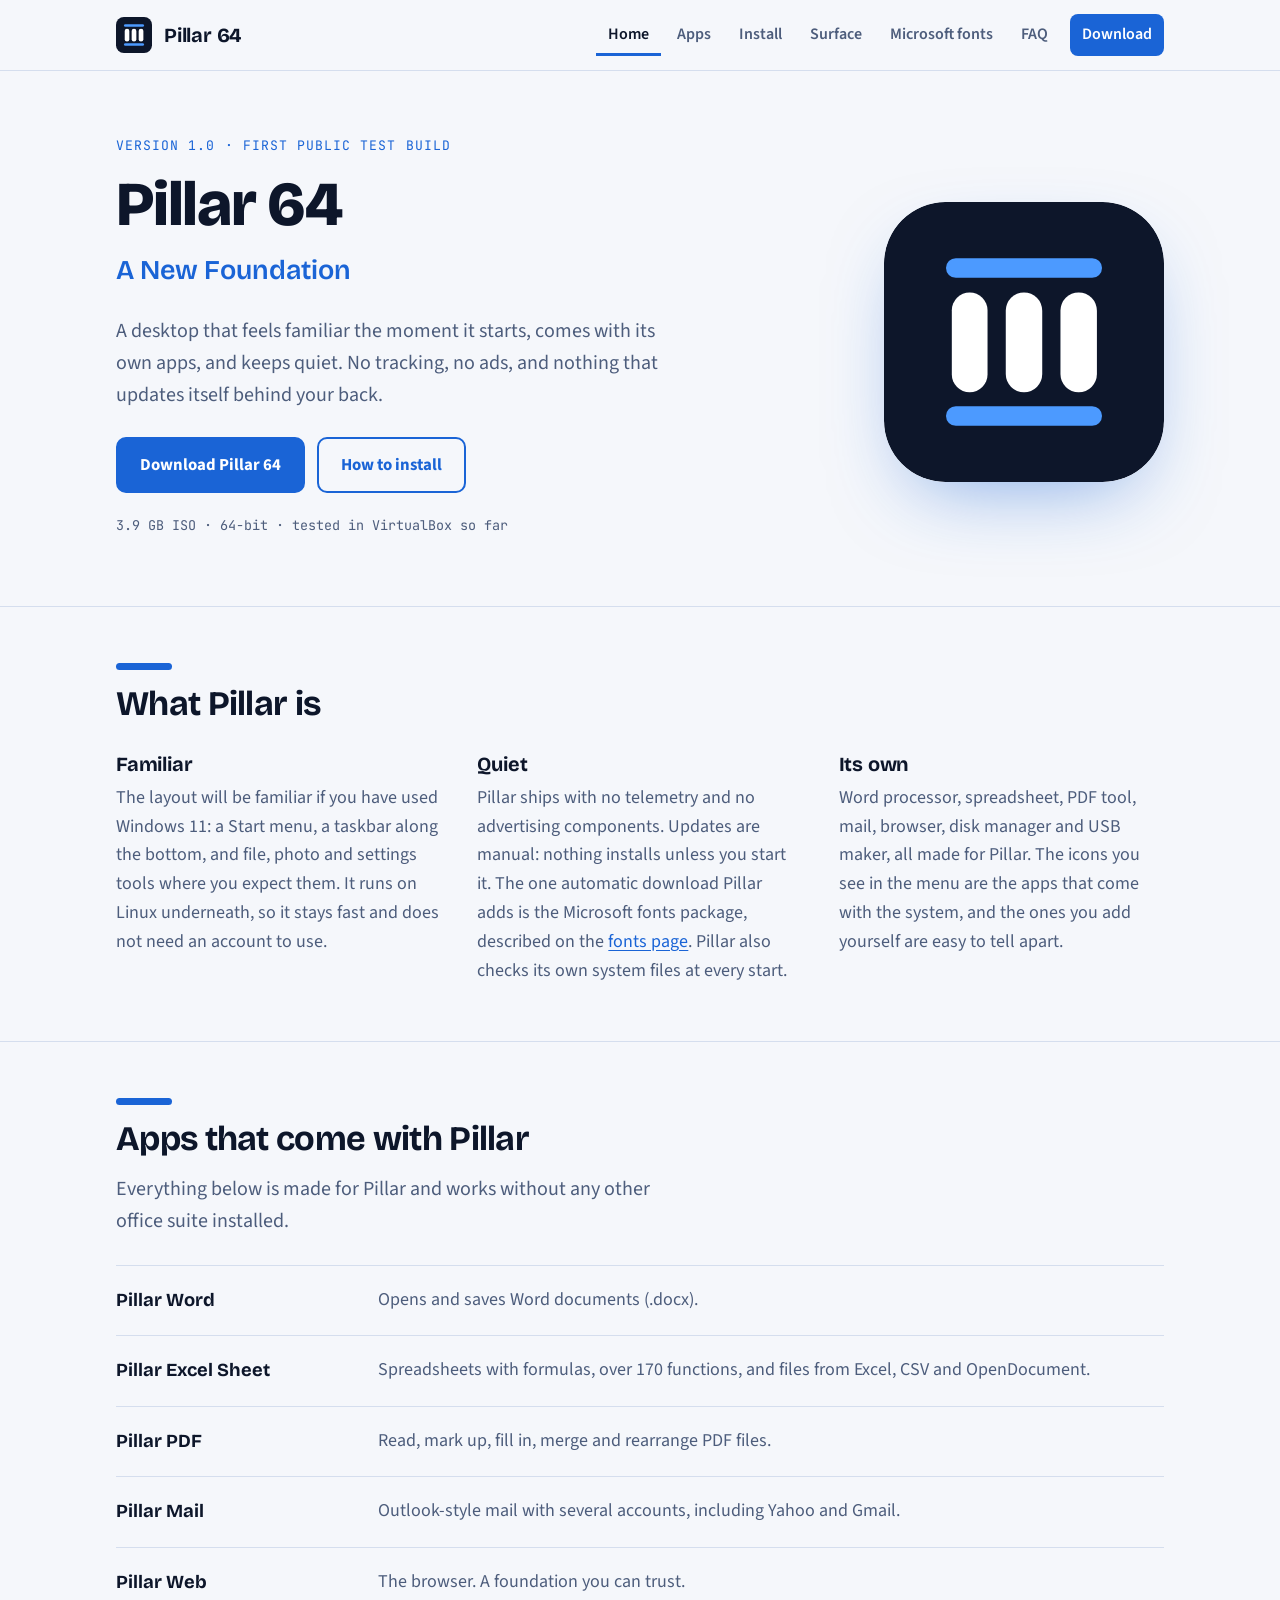
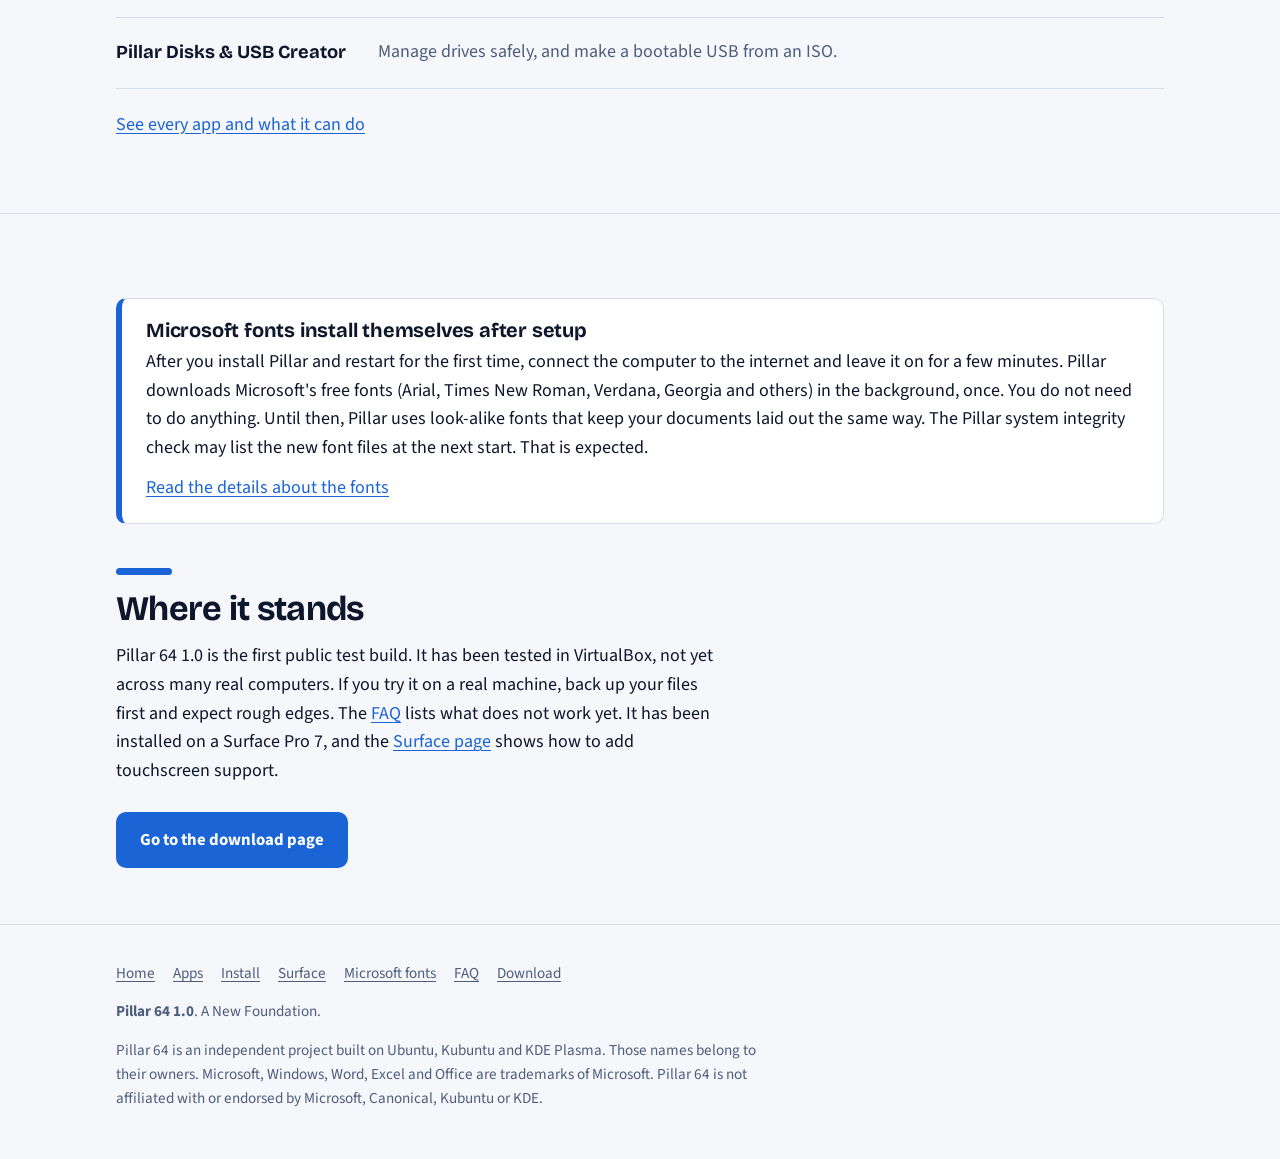
<file: index.html>
<!doctype html><html lang="en"><head><meta charset="utf-8"><meta name="viewport" content="width=device-width,initial-scale=1"><title>Pillar 64</title><meta name="description" content="Pillar 64: a calm desktop with its own apps. A New Foundation."><link rel="icon" href="logo.svg" type="image/svg+xml"><link rel="preconnect" href="https://fonts.googleapis.com"><link rel="preconnect" href="https://fonts.gstatic.com" crossorigin><link rel="stylesheet" href="https://fonts.googleapis.com/css2?family=Bricolage+Grotesque:opsz,wght@12..96,600;12..96,700;12..96,800&family=JetBrains+Mono:wght@400;600&family=Source+Sans+3:ital,wght@0,400;0,600;0,700;1,400&display=swap"><link rel="stylesheet" href="style.css"></head><body>
<header class="site-head"><div class="wrap">
  <a class="brand" href="index.html"><img src="logo.svg" alt="" width="36" height="36"><span>Pillar 64</span></a>
  <nav class="main" aria-label="Main"><a href="index.html" aria-current="page">Home</a><a href="apps.html">Apps</a><a href="install.html">Install</a><a href="surface.html">Surface</a><a href="fonts.html">Microsoft fonts</a><a href="faq.html">FAQ</a><a class="cta" href="download.html">Download</a></nav>
</div></header>
<main>

<section class="hero"><div class="wrap">
  <div>
    <p class="eyebrow">Version 1.0 · first public test build</p>
    <h1>Pillar 64</h1>
    <p class="tag">A New Foundation</p>
    <p class="lede">A desktop that feels familiar the moment it starts, comes with its own apps, and keeps quiet. No tracking, no ads, and nothing that updates itself behind your back.</p>
    <div class="btns">
      <a class="btn primary" data-download data-needs-link href="download.html">Download Pillar 64</a>
      <a class="btn" href="install.html">How to install</a>
    </div>
    <p class="status">3.9 GB ISO · 64-bit · tested in VirtualBox so far</p>
  </div>
  <img class="mark" src="logo.svg" alt="The Pillar logo: three white columns between two blue bars on a dark square">
</div></section>

<section><div class="wrap">
  <h2>What Pillar is</h2>
  <div class="three">
    <div><h3>Familiar</h3><p>The layout will be familiar if you have used Windows 11: a Start menu, a taskbar along the bottom, and file, photo and settings tools where you expect them. It runs on Linux underneath, so it stays fast and does not need an account to use.</p></div>
    <div><h3>Quiet</h3><p>Pillar ships with no telemetry and no advertising components. Updates are manual: nothing installs unless you start it. The one automatic download Pillar adds is the Microsoft fonts package, described on the <a href="fonts.html">fonts page</a>. Pillar also checks its own system files at every start.</p></div>
    <div><h3>Its own</h3><p>Word processor, spreadsheet, PDF tool, mail, browser, disk manager and USB maker, all made for Pillar. The icons you see in the menu are the apps that come with the system, and the ones you add yourself are easy to tell apart.</p></div>
  </div>
</div></section>

<section><div class="wrap">
  <h2>Apps that come with Pillar</h2>
  <p class="lede" style="margin-top:14px">Everything below is made for Pillar and works without any other office suite installed.</p>
  <dl class="rows">
    <div class="row"><dt>Pillar Word</dt><dd>Opens and saves Word documents (.docx).</dd></div>
    <div class="row"><dt>Pillar Excel Sheet</dt><dd>Spreadsheets with formulas, over 170 functions, and files from Excel, CSV and OpenDocument.</dd></div>
    <div class="row"><dt>Pillar PDF</dt><dd>Read, mark up, fill in, merge and rearrange PDF files.</dd></div>
    <div class="row"><dt>Pillar Mail</dt><dd>Outlook-style mail with several accounts, including Yahoo and Gmail.</dd></div>
    <div class="row"><dt>Pillar Web</dt><dd>The browser. A foundation you can trust.</dd></div>
    <div class="row"><dt>Pillar Disks &amp; USB Creator</dt><dd>Manage drives safely, and make a bootable USB from an ISO.</dd></div>
  </dl>
  <p style="margin-top:22px"><a href="apps.html">See every app and what it can do</a></p>
</div></section>

<section><div class="wrap">
  <div class="callout">
    <h3>Microsoft fonts install themselves after setup</h3>
    <p>After you install Pillar and restart for the first time, connect the computer to the internet and leave it on for a few minutes. Pillar downloads Microsoft's free fonts (Arial, Times New Roman, Verdana, Georgia and others) in the background, once. You do not need to do anything. Until then, Pillar uses look-alike fonts that keep your documents laid out the same way. The Pillar system integrity check may list the new font files at the next start. That is expected.</p>
    <p><a href="fonts.html">Read the details about the fonts</a></p>
  </div>
  <h2>Where it stands</h2>
  <p style="margin-top:14px">Pillar 64 1.0 is the first public test build. It has been tested in VirtualBox, not yet across many real computers. If you try it on a real machine, back up your files first and expect rough edges. The <a href="faq.html#limits">FAQ</a> lists what does not work yet. It has been installed on a Surface Pro 7, and the <a href="surface.html">Surface page</a> shows how to add touchscreen support.</p>
  <div class="btns">
    <a class="btn primary" data-download href="download.html">Go to the download page</a>
  </div>
</div></section>

</main>
<footer><div class="wrap">
  <div class="links"><a href="index.html">Home</a><a href="apps.html">Apps</a><a href="install.html">Install</a><a href="surface.html">Surface</a><a href="fonts.html">Microsoft fonts</a><a href="faq.html">FAQ</a><a href="download.html">Download</a><a data-repo href="#">Project on GitHub</a></div>
  <p><strong>Pillar 64 1.0</strong>. A New Foundation.</p>
  <p>Pillar 64 is an independent project built on Ubuntu, Kubuntu and KDE Plasma. Those names belong to their owners. Microsoft, Windows, Word, Excel and Office are trademarks of Microsoft. Pillar 64 is not affiliated with or endorsed by Microsoft, Canonical, Kubuntu or KDE.</p>
</div></footer>
<script src="site.js"></script>
</body></html>
</file>
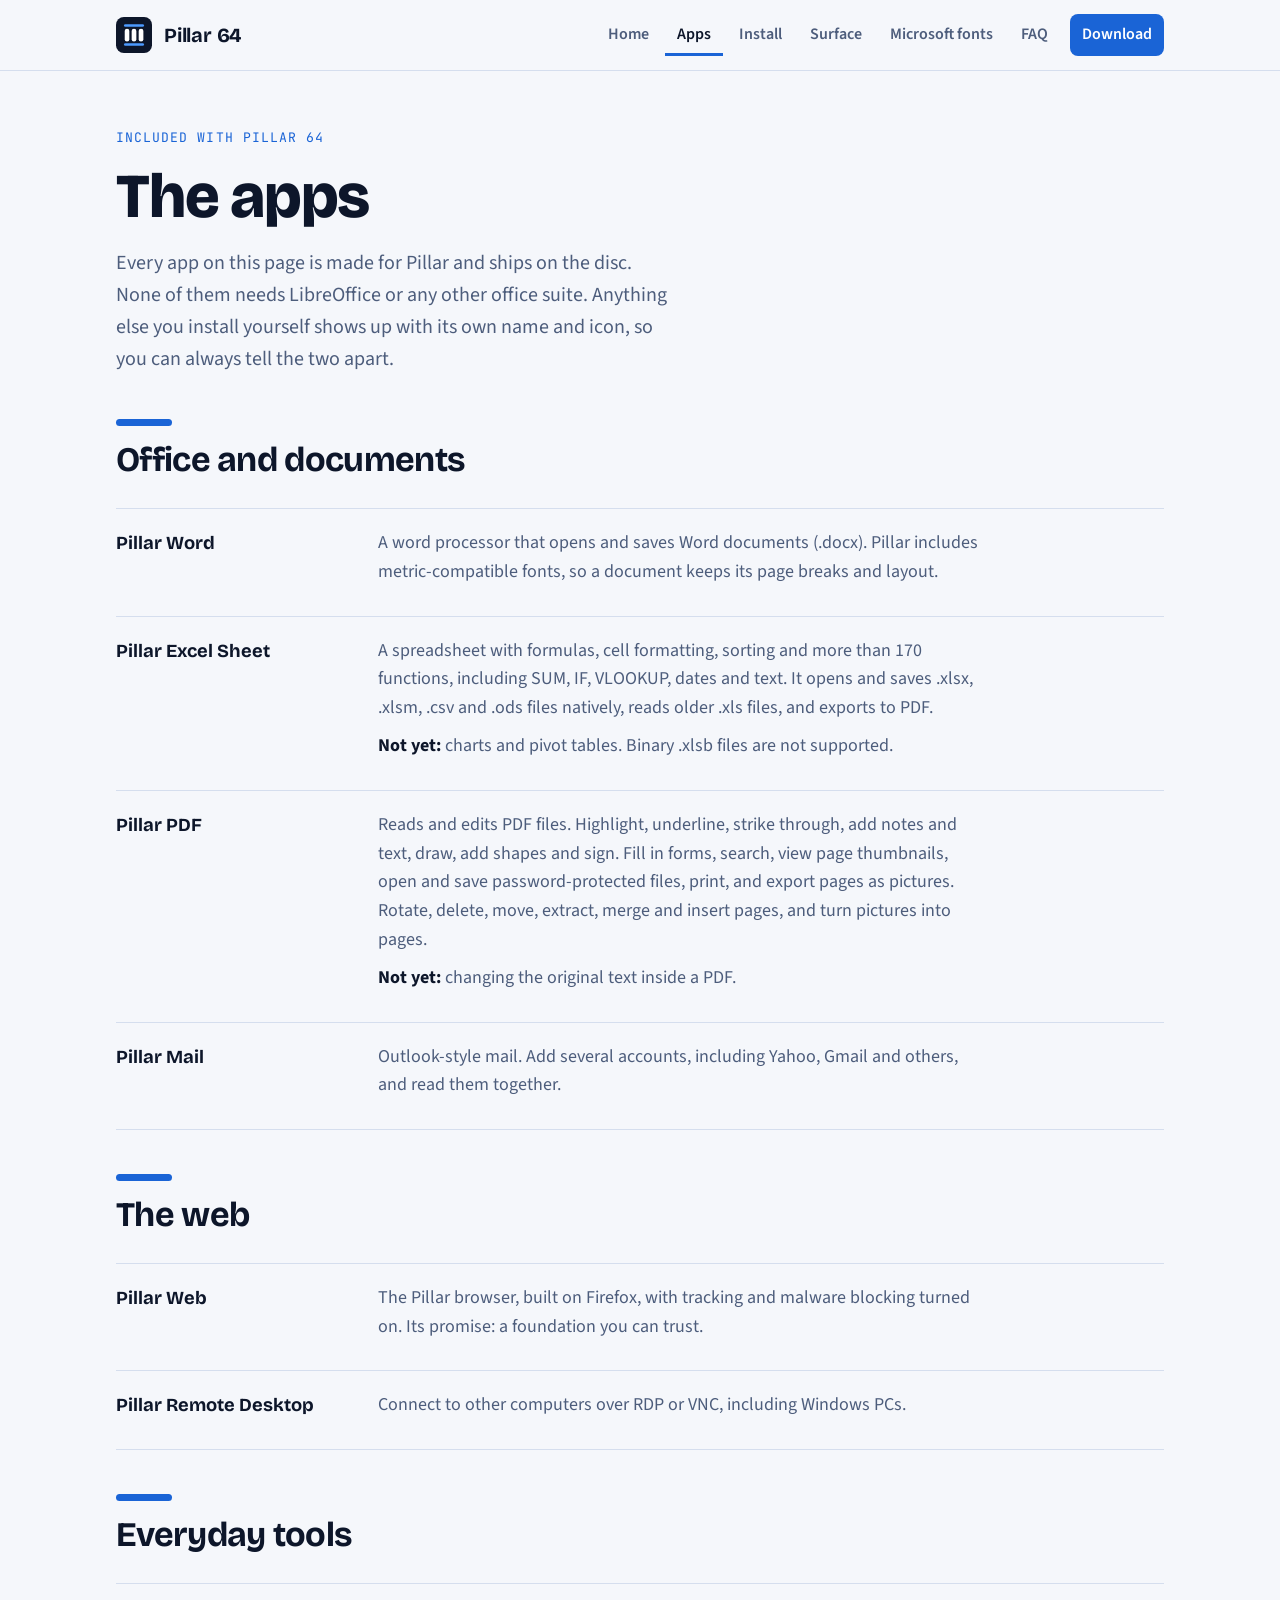
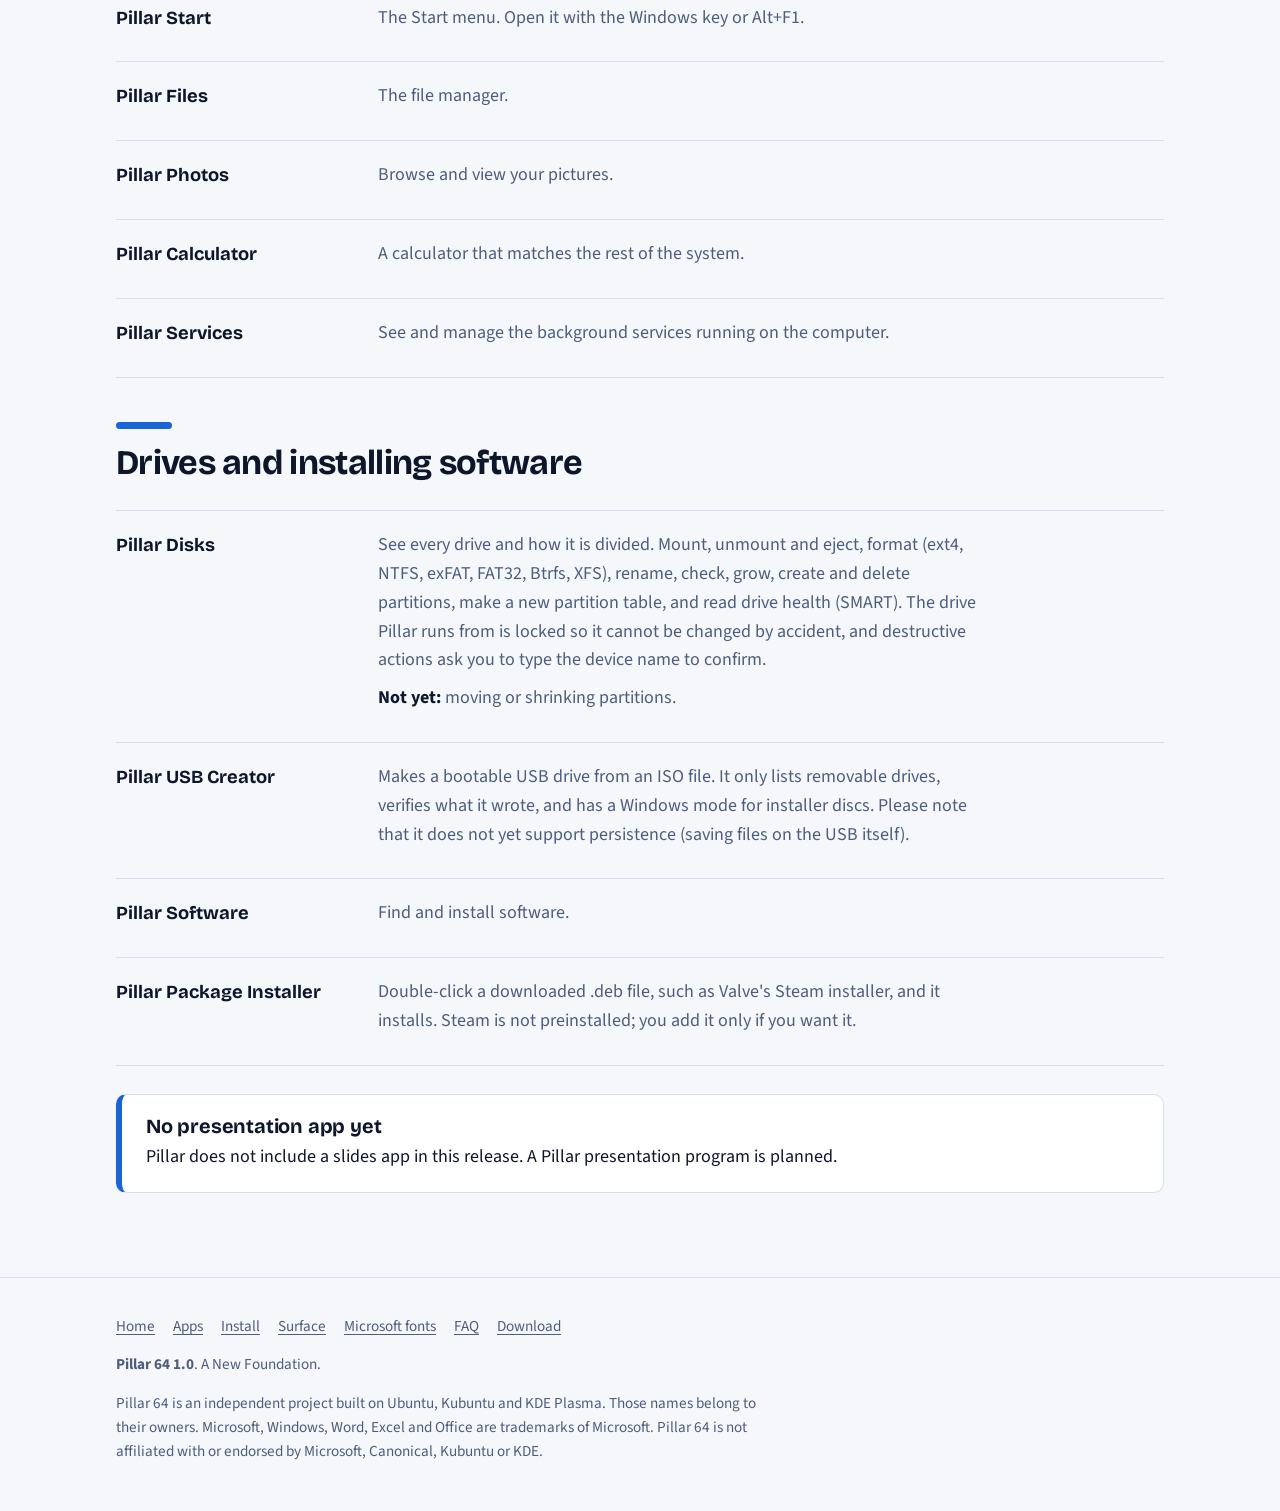
<file: apps.html>
<!doctype html><html lang="en"><head><meta charset="utf-8"><meta name="viewport" content="width=device-width,initial-scale=1"><title>Pillar 64 Apps</title><meta name="description" content="Pillar 64: a calm desktop with its own apps. A New Foundation."><link rel="icon" href="logo.svg" type="image/svg+xml"><link rel="preconnect" href="https://fonts.googleapis.com"><link rel="preconnect" href="https://fonts.gstatic.com" crossorigin><link rel="stylesheet" href="https://fonts.googleapis.com/css2?family=Bricolage+Grotesque:opsz,wght@12..96,600;12..96,700;12..96,800&family=JetBrains+Mono:wght@400;600&family=Source+Sans+3:ital,wght@0,400;0,600;0,700;1,400&display=swap"><link rel="stylesheet" href="style.css"></head><body>
<header class="site-head"><div class="wrap">
  <a class="brand" href="index.html"><img src="logo.svg" alt="" width="36" height="36"><span>Pillar 64</span></a>
  <nav class="main" aria-label="Main"><a href="index.html">Home</a><a href="apps.html" aria-current="page">Apps</a><a href="install.html">Install</a><a href="surface.html">Surface</a><a href="fonts.html">Microsoft fonts</a><a href="faq.html">FAQ</a><a class="cta" href="download.html">Download</a></nav>
</div></header>
<main>

<section><div class="wrap">
  <p class="eyebrow">Included with Pillar 64</p>
  <h1>The apps</h1>
  <p class="lede" style="margin-top:16px">Every app on this page is made for Pillar and ships on the disc. None of them needs LibreOffice or any other office suite. Anything else you install yourself shows up with its own name and icon, so you can always tell the two apart.</p>

  <h2 style="margin-top:44px">Office and documents</h2>
  <dl class="rows">
    <div class="row"><dt>Pillar Word</dt><dd><p>A word processor that opens and saves Word documents (.docx). Pillar includes metric-compatible fonts, so a document keeps its page breaks and layout.</p></dd></div>
    <div class="row"><dt>Pillar Excel Sheet</dt><dd><p>A spreadsheet with formulas, cell formatting, sorting and more than 170 functions, including SUM, IF, VLOOKUP, dates and text. It opens and saves .xlsx, .xlsm, .csv and .ods files natively, reads older .xls files, and exports to PDF.</p><p><strong>Not yet:</strong> charts and pivot tables. Binary .xlsb files are not supported.</p></dd></div>
    <div class="row"><dt>Pillar PDF</dt><dd><p>Reads and edits PDF files. Highlight, underline, strike through, add notes and text, draw, add shapes and sign. Fill in forms, search, view page thumbnails, open and save password-protected files, print, and export pages as pictures. Rotate, delete, move, extract, merge and insert pages, and turn pictures into pages.</p><p><strong>Not yet:</strong> changing the original text inside a PDF.</p></dd></div>
    <div class="row"><dt>Pillar Mail</dt><dd><p>Outlook-style mail. Add several accounts, including Yahoo, Gmail and others, and read them together.</p></dd></div>
  </dl>

  <h2 style="margin-top:44px">The web</h2>
  <dl class="rows">
    <div class="row"><dt>Pillar Web</dt><dd><p>The Pillar browser, built on Firefox, with tracking and malware blocking turned on. Its promise: a foundation you can trust.</p></dd></div>
    <div class="row"><dt>Pillar Remote Desktop</dt><dd><p>Connect to other computers over RDP or VNC, including Windows PCs.</p></dd></div>
  </dl>

  <h2 style="margin-top:44px">Everyday tools</h2>
  <dl class="rows">
    <div class="row"><dt>Pillar Start</dt><dd><p>The Start menu. Open it with the Windows key or Alt+F1.</p></dd></div>
    <div class="row"><dt>Pillar Files</dt><dd><p>The file manager.</p></dd></div>
    <div class="row"><dt>Pillar Photos</dt><dd><p>Browse and view your pictures.</p></dd></div>
    <div class="row"><dt>Pillar Calculator</dt><dd><p>A calculator that matches the rest of the system.</p></dd></div>
    <div class="row"><dt>Pillar Services</dt><dd><p>See and manage the background services running on the computer.</p></dd></div>
  </dl>

  <h2 style="margin-top:44px">Drives and installing software</h2>
  <dl class="rows">
    <div class="row"><dt>Pillar Disks</dt><dd><p>See every drive and how it is divided. Mount, unmount and eject, format (ext4, NTFS, exFAT, FAT32, Btrfs, XFS), rename, check, grow, create and delete partitions, make a new partition table, and read drive health (SMART). The drive Pillar runs from is locked so it cannot be changed by accident, and destructive actions ask you to type the device name to confirm.</p><p><strong>Not yet:</strong> moving or shrinking partitions.</p></dd></div>
    <div class="row"><dt>Pillar USB Creator</dt><dd><p>Makes a bootable USB drive from an ISO file. It only lists removable drives, verifies what it wrote, and has a Windows mode for installer discs. Please note that it does not yet support persistence (saving files on the USB itself).</p></dd></div>
    <div class="row"><dt>Pillar Software</dt><dd><p>Find and install software.</p></dd></div>
    <div class="row"><dt>Pillar Package Installer</dt><dd><p>Double-click a downloaded .deb file, such as Valve's Steam installer, and it installs. Steam is not preinstalled; you add it only if you want it.</p></dd></div>
  </dl>

  <div class="callout">
    <h3>No presentation app yet</h3>
    <p>Pillar does not include a slides app in this release. A Pillar presentation program is planned.</p>
  </div>
</div></section>

</main>
<footer><div class="wrap">
  <div class="links"><a href="index.html">Home</a><a href="apps.html">Apps</a><a href="install.html">Install</a><a href="surface.html">Surface</a><a href="fonts.html">Microsoft fonts</a><a href="faq.html">FAQ</a><a href="download.html">Download</a><a data-repo href="#">Project on GitHub</a></div>
  <p><strong>Pillar 64 1.0</strong>. A New Foundation.</p>
  <p>Pillar 64 is an independent project built on Ubuntu, Kubuntu and KDE Plasma. Those names belong to their owners. Microsoft, Windows, Word, Excel and Office are trademarks of Microsoft. Pillar 64 is not affiliated with or endorsed by Microsoft, Canonical, Kubuntu or KDE.</p>
</div></footer>
<script src="site.js"></script>
</body></html>
</file>
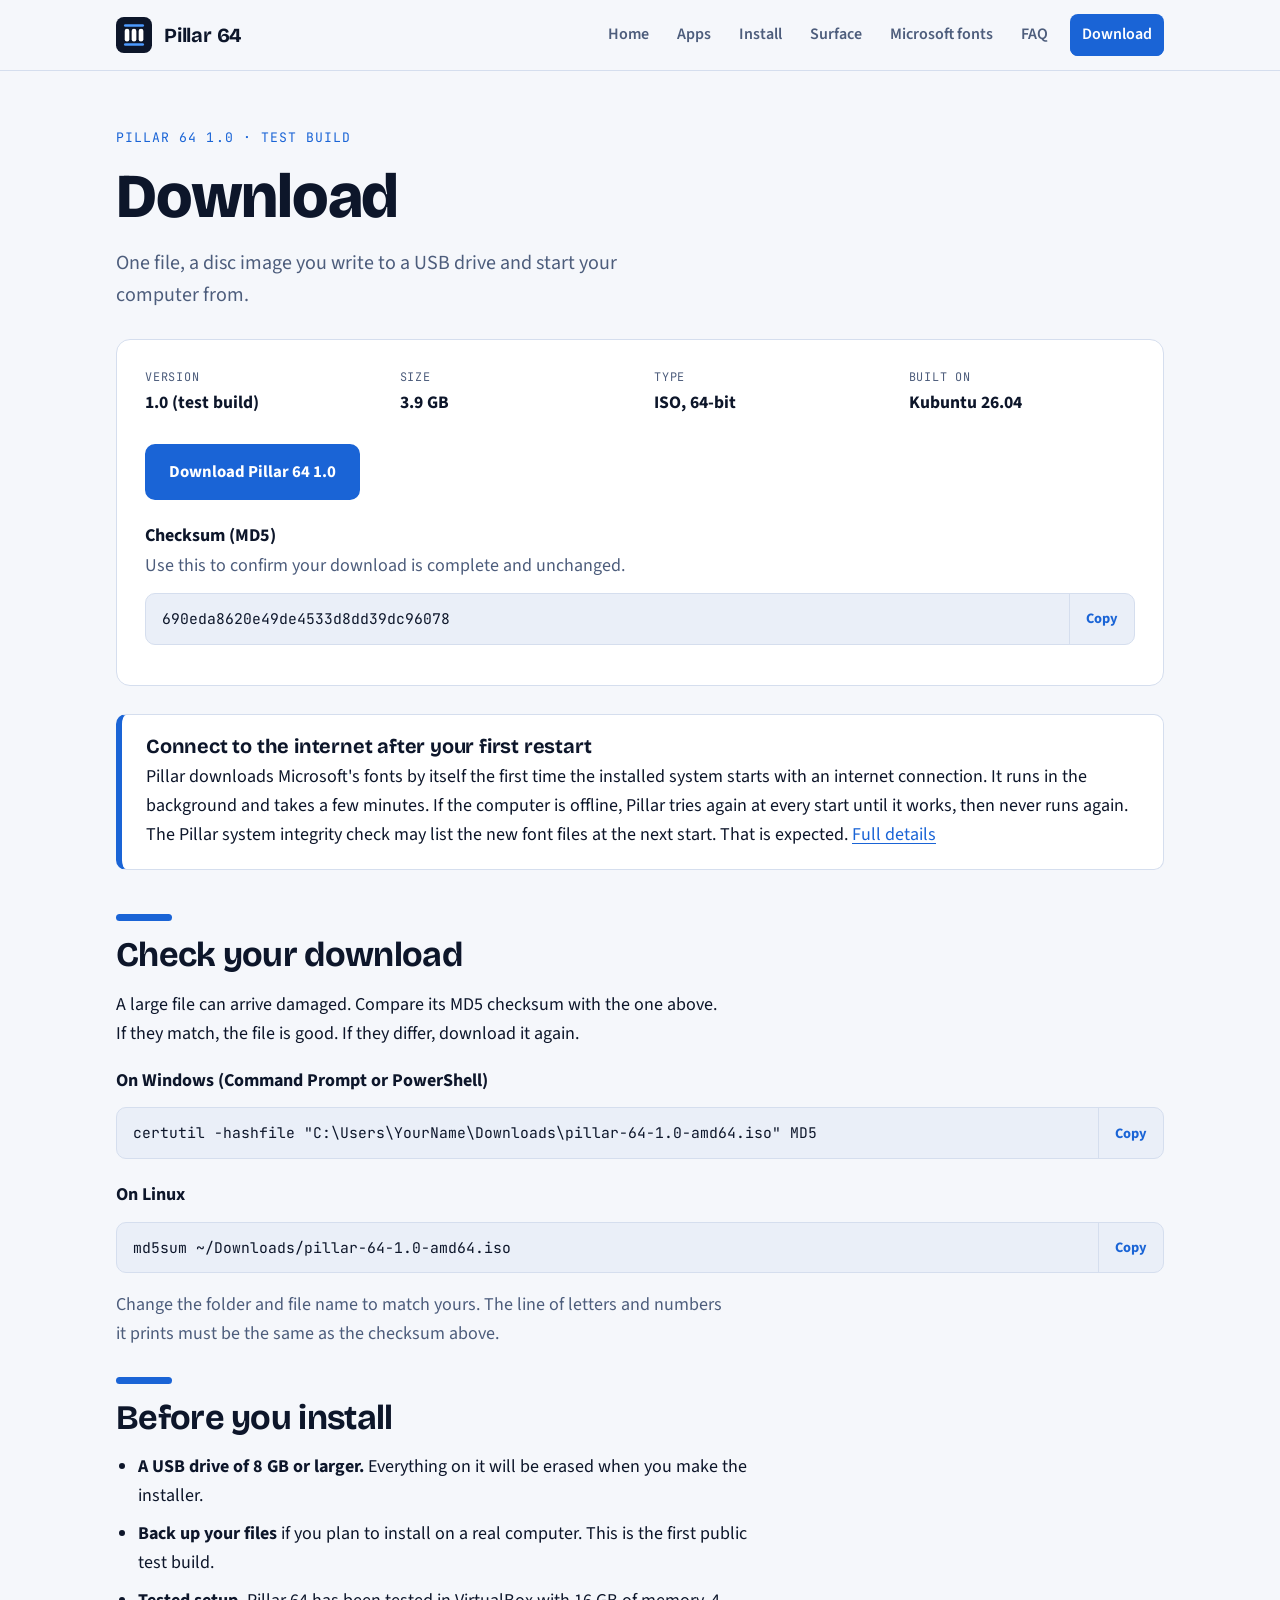
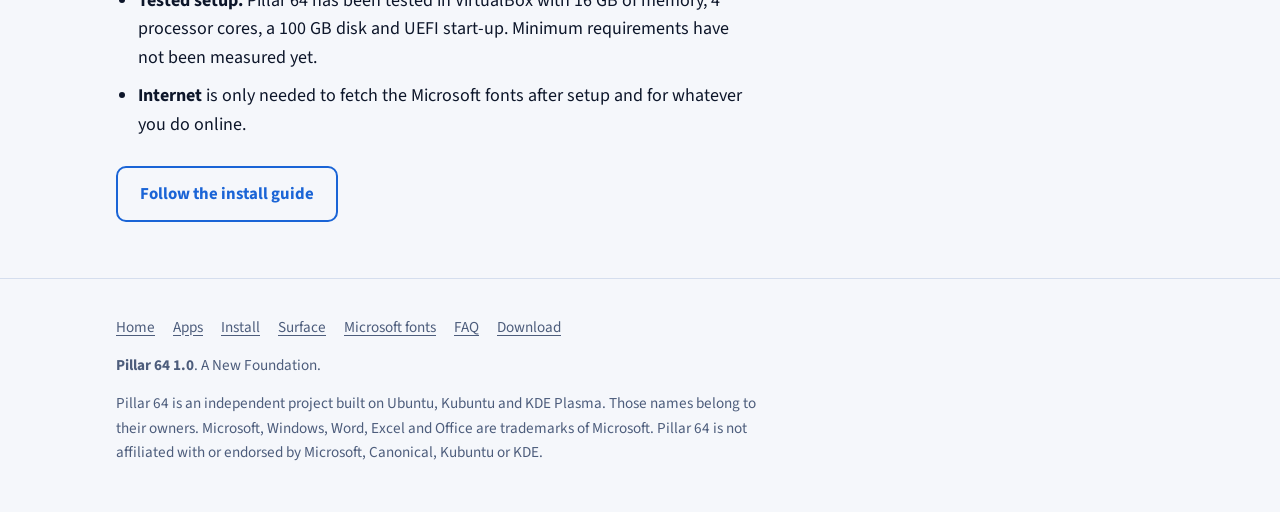
<file: download.html>
<!doctype html><html lang="en"><head><meta charset="utf-8"><meta name="viewport" content="width=device-width,initial-scale=1"><title>Download Pillar 64</title><meta name="description" content="Pillar 64: a calm desktop with its own apps. A New Foundation."><link rel="icon" href="logo.svg" type="image/svg+xml"><link rel="preconnect" href="https://fonts.googleapis.com"><link rel="preconnect" href="https://fonts.gstatic.com" crossorigin><link rel="stylesheet" href="https://fonts.googleapis.com/css2?family=Bricolage+Grotesque:opsz,wght@12..96,600;12..96,700;12..96,800&family=JetBrains+Mono:wght@400;600&family=Source+Sans+3:ital,wght@0,400;0,600;0,700;1,400&display=swap"><link rel="stylesheet" href="style.css"></head><body>
<header class="site-head"><div class="wrap">
  <a class="brand" href="index.html"><img src="logo.svg" alt="" width="36" height="36"><span>Pillar 64</span></a>
  <nav class="main" aria-label="Main"><a href="index.html">Home</a><a href="apps.html">Apps</a><a href="install.html">Install</a><a href="surface.html">Surface</a><a href="fonts.html">Microsoft fonts</a><a href="faq.html">FAQ</a><a class="cta" href="download.html" aria-current="page">Download</a></nav>
</div></header>
<main>

<section><div class="wrap stack-lg">
  <div>
    <p class="eyebrow">Pillar 64 1.0 · test build</p>
    <h1>Download</h1>
    <p class="lede" style="margin-top:16px">One file, a disc image you write to a USB drive and start your computer from.</p>
  </div>

  <div class="panel">
    <dl class="facts">
      <div><dt>Version</dt><dd>1.0 (test build)</dd></div>
      <div><dt>Size</dt><dd>3.9 GB</dd></div>
      <div><dt>Type</dt><dd>ISO, 64-bit</dd></div>
      <div><dt>Built on</dt><dd>Kubuntu 26.04</dd></div>
    </dl>
    <a class="btn primary" data-download data-needs-link href="download.html">Download Pillar 64 1.0</a>

    <p class="cmd-label">Checksum (MD5)</p>
    <p class="mute" style="margin:2px 0 0">Use this to confirm your download is complete and unchanged.</p>
    <div class="cmd"><code>690eda8620e49de4533d8dd39dc96078</code><button class="copy" type="button" data-copy="690eda8620e49de4533d8dd39dc96078">Copy</button></div>
    <div data-sha256 hidden><p class="cmd-label">Checksum (SHA-256)</p><div class="cmd"><code></code><button class="copy" type="button" data-copy="">Copy</button></div></div>
  </div>

  <div class="callout">
    <h3>Connect to the internet after your first restart</h3>
    <p>Pillar downloads Microsoft's fonts by itself the first time the installed system starts with an internet connection. It runs in the background and takes a few minutes. If the computer is offline, Pillar tries again at every start until it works, then never runs again. The Pillar system integrity check may list the new font files at the next start. That is expected. <a href="fonts.html">Full details</a></p>
  </div>

  <div>
    <h2>Check your download</h2>
    <div class="stack" style="margin-top:16px">
      <p>A large file can arrive damaged. Compare its MD5 checksum with the one above. If they match, the file is good. If they differ, download it again.</p>
      <p class="cmd-label" style="margin-top:0">On Windows (Command Prompt or PowerShell)</p>
      <div class="cmd"><code>certutil -hashfile &quot;C:\Users\YourName\Downloads\pillar-64-1.0-amd64.iso&quot; MD5</code><button class="copy" type="button" data-copy="certutil -hashfile &quot;C:\Users\YourName\Downloads\pillar-64-1.0-amd64.iso&quot; MD5">Copy</button></div>
      <p class="cmd-label">On Linux</p>
      <div class="cmd"><code>md5sum ~/Downloads/pillar-64-1.0-amd64.iso</code><button class="copy" type="button" data-copy="md5sum ~/Downloads/pillar-64-1.0-amd64.iso">Copy</button></div>
      <p class="mute">Change the folder and file name to match yours. The line of letters and numbers it prints must be the same as the checksum above.</p>
    </div>
  </div>

  <div>
    <h2>Before you install</h2>
    <ul class="plain" style="margin-top:16px">
      <li><strong>A USB drive of 8 GB or larger.</strong> Everything on it will be erased when you make the installer.</li>
      <li><strong>Back up your files</strong> if you plan to install on a real computer. This is the first public test build.</li>
      <li><strong>Tested setup.</strong> Pillar 64 has been tested in VirtualBox with 16 GB of memory, 4 processor cores, a 100 GB disk and UEFI start-up. Minimum requirements have not been measured yet.</li>
      <li><strong>Internet</strong> is only needed to fetch the Microsoft fonts after setup and for whatever you do online.</li>
    </ul>
    <div class="btns"><a class="btn" href="install.html">Follow the install guide</a></div>
  </div>
</div></section>

</main>
<footer><div class="wrap">
  <div class="links"><a href="index.html">Home</a><a href="apps.html">Apps</a><a href="install.html">Install</a><a href="surface.html">Surface</a><a href="fonts.html">Microsoft fonts</a><a href="faq.html">FAQ</a><a href="download.html">Download</a><a data-repo href="#">Project on GitHub</a></div>
  <p><strong>Pillar 64 1.0</strong>. A New Foundation.</p>
  <p>Pillar 64 is an independent project built on Ubuntu, Kubuntu and KDE Plasma. Those names belong to their owners. Microsoft, Windows, Word, Excel and Office are trademarks of Microsoft. Pillar 64 is not affiliated with or endorsed by Microsoft, Canonical, Kubuntu or KDE.</p>
</div></footer>
<script src="site.js"></script>
</body></html>
</file>
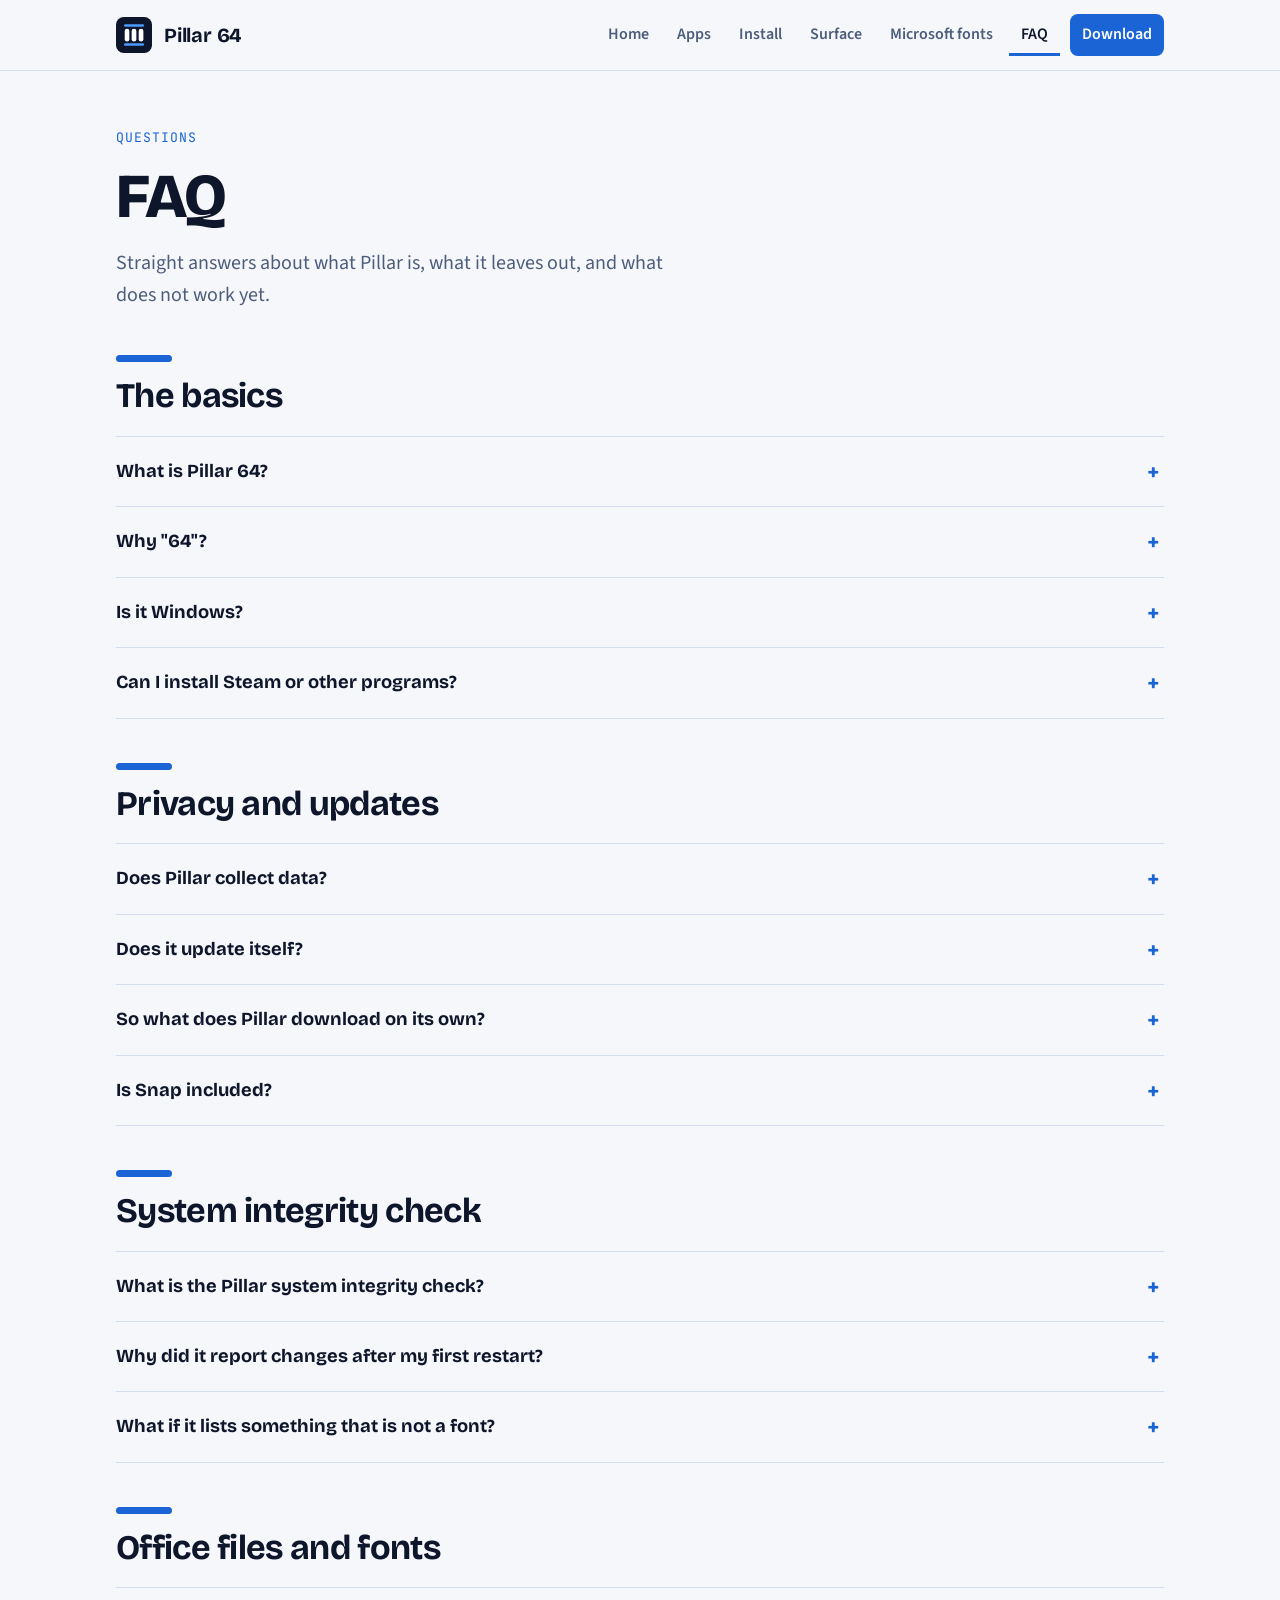
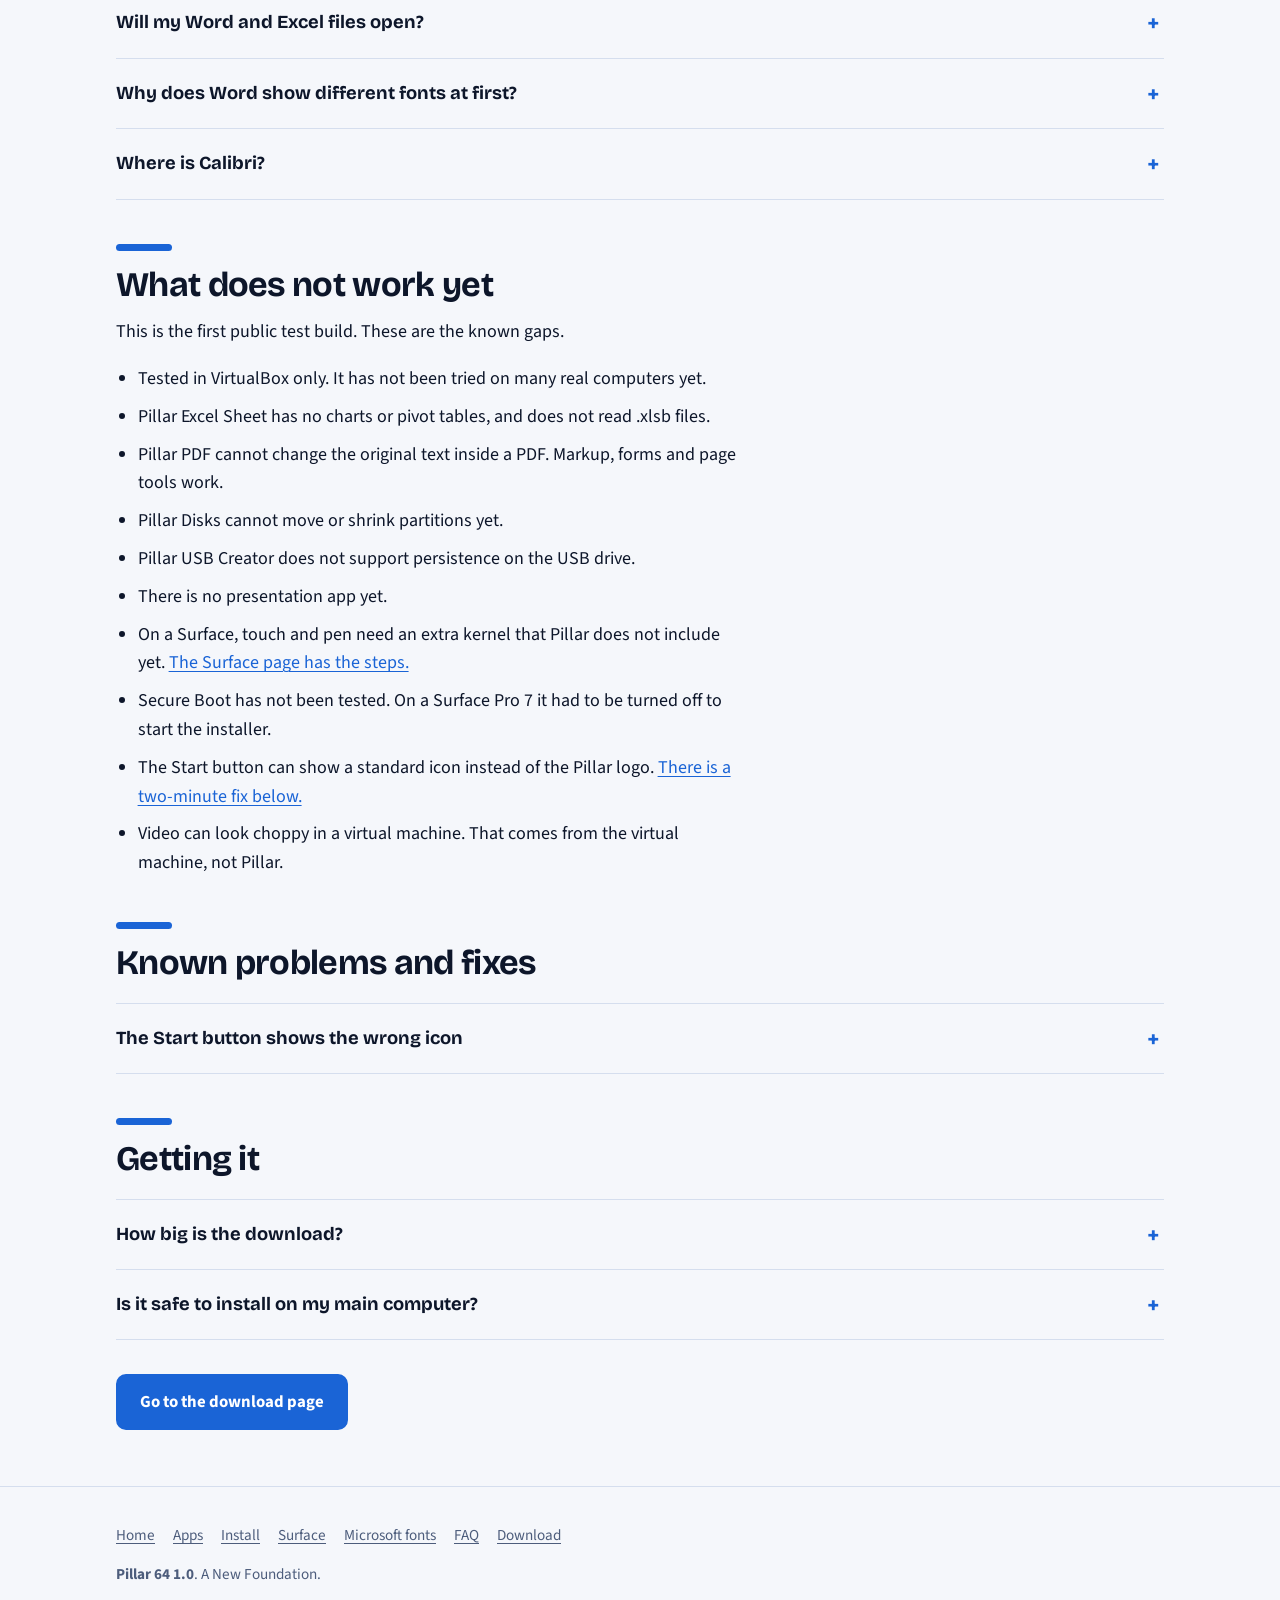
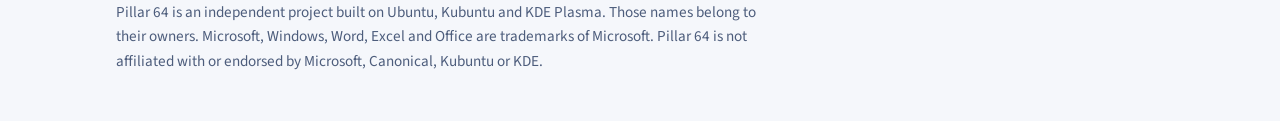
<file: faq.html>
<!doctype html><html lang="en"><head><meta charset="utf-8"><meta name="viewport" content="width=device-width,initial-scale=1"><title>Pillar 64 FAQ</title><meta name="description" content="Pillar 64: a calm desktop with its own apps. A New Foundation."><link rel="icon" href="logo.svg" type="image/svg+xml"><link rel="preconnect" href="https://fonts.googleapis.com"><link rel="preconnect" href="https://fonts.gstatic.com" crossorigin><link rel="stylesheet" href="https://fonts.googleapis.com/css2?family=Bricolage+Grotesque:opsz,wght@12..96,600;12..96,700;12..96,800&family=JetBrains+Mono:wght@400;600&family=Source+Sans+3:ital,wght@0,400;0,600;0,700;1,400&display=swap"><link rel="stylesheet" href="style.css"></head><body>
<header class="site-head"><div class="wrap">
  <a class="brand" href="index.html"><img src="logo.svg" alt="" width="36" height="36"><span>Pillar 64</span></a>
  <nav class="main" aria-label="Main"><a href="index.html">Home</a><a href="apps.html">Apps</a><a href="install.html">Install</a><a href="surface.html">Surface</a><a href="fonts.html">Microsoft fonts</a><a href="faq.html" aria-current="page">FAQ</a><a class="cta" href="download.html">Download</a></nav>
</div></header>
<main>

<section><div class="wrap">
  <p class="eyebrow">Questions</p>
  <h1>FAQ</h1>
  <p class="lede" style="margin-top:16px">Straight answers about what Pillar is, what it leaves out, and what does not work yet.</p>

  <h2 style="margin-top:44px">The basics</h2>
  <div style="margin-top:20px">
    <details><summary>What is Pillar 64?</summary><div><p>A Linux desktop with a Windows 11-style layout and its own set of apps. It is built on Kubuntu 26.04 and KDE Plasma 6, running on Wayland.</p></div></details>
    <details><summary>Why "64"?</summary><div><p>The name is Pillar 64 to keep it clearly separate from other projects called Pillar. It is the 64-bit system.</p></div></details>
    <details><summary>Is it Windows?</summary><div><p>No. It looks and behaves in a way Windows users will recognise, but it runs on Linux. It does not run Windows programs by itself.</p></div></details>
    <details><summary>Can I install Steam or other programs?</summary><div><p>Yes. Steam is not preinstalled so that people who do not want it are not carrying it. Download Valve's .deb installer and double-click it. Pillar Package Installer takes it from there. You can also use Pillar Software.</p></div></details>
  </div>

  <h2 style="margin-top:44px">Privacy and updates</h2>
  <div style="margin-top:20px">
    <details><summary>Does Pillar collect data?</summary><div><p>Pillar ships with no telemetry and no advertising components. It does not send usage data anywhere.</p></div></details>
    <details><summary>Does it update itself?</summary><div><p>No. Automatic update checks are off. Nothing installs unless you start it. From a terminal, the usual way is <code>sudo apt update</code> followed by <code>sudo apt upgrade</code>.</p></div></details>
    <details><summary>So what does Pillar download on its own?</summary><div><p>One thing: the Microsoft fonts package, once, the first time the installed system is online. See <a href='fonts.html'>Microsoft fonts</a> for how it works and how to turn it off. The system integrity check can list the new font files afterwards, which is expected.</p></div></details>
    <details><summary>Is Snap included?</summary><div><p>No. Snap packages are removed from Pillar.</p></div></details>
  </div>

  <h2 style="margin-top:44px">System integrity check</h2>
  <div style="margin-top:20px">
    <details><summary>What is the Pillar system integrity check?</summary><div><p>Each time the installed system starts, Pillar checks that its important system files are the same as when they were installed, and shows the result on the start-up screen. It does not run when you try Pillar from the USB drive. The first start after installation sets the starting point.</p></div></details>
    <details><summary>Why did it report changes after my first restart?</summary><div><p>If the computer was online, Pillar downloaded the Microsoft fonts after that starting point was set. The next check sees the new font files and lists them. This is expected and harmless. See <a href='fonts.html'>Microsoft fonts</a>.</p></div></details>
    <details><summary>What if it lists something that is not a font?</summary><div><p>Then it is worth a look. Read the full result with <code>cat /var/log/pillar-integrity.log</code>, and do not ignore files you do not recognise.</p></div></details>
  </div>

  <h2 style="margin-top:44px">Office files and fonts</h2>
  <div style="margin-top:20px">
    <details><summary>Will my Word and Excel files open?</summary><div><p>Yes. Pillar Word opens and saves .docx, and Pillar Excel Sheet opens .xlsx, .xlsm, .xls, .csv and .ods. Very complex documents with unusual features may not look identical.</p></div></details>
    <details><summary>Why does Word show different fonts at first?</summary><div><p>The real Microsoft fonts arrive after your first restart with internet. Until then Pillar uses look-alike fonts with the same sizes, so layouts stay the same. <a href='fonts.html'>More</a></p></div></details>
    <details><summary>Where is Calibri?</summary><div><p>Microsoft does not offer Calibri for free download, so Pillar cannot install it. The look-alike font Carlito is used instead, and it matches Calibri's spacing.</p></div></details>
  </div>

  <h2 id="limits" style="margin-top:44px">What does not work yet</h2>
  <p style="margin-top:14px">This is the first public test build. These are the known gaps.</p>
  <ul class="plain" style="margin-top:14px">
    <li>Tested in VirtualBox only. It has not been tried on many real computers yet.</li>
    <li>Pillar Excel Sheet has no charts or pivot tables, and does not read .xlsb files.</li>
    <li>Pillar PDF cannot change the original text inside a PDF. Markup, forms and page tools work.</li>
    <li>Pillar Disks cannot move or shrink partitions yet.</li>
    <li>Pillar USB Creator does not support persistence on the USB drive.</li>
    <li>There is no presentation app yet.</li>
    <li>On a Surface, touch and pen need an extra kernel that Pillar does not include yet. <a href="surface.html">The Surface page has the steps.</a></li>
    <li>Secure Boot has not been tested. On a Surface Pro 7 it had to be turned off to start the installer.</li>
    <li>The Start button can show a standard icon instead of the Pillar logo. <a href="#start-icon">There is a two-minute fix below.</a></li>
    <li>Video can look choppy in a virtual machine. That comes from the virtual machine, not Pillar.</li>
  </ul>

  <h2 id="fixes" style="margin-top:44px">Known problems and fixes</h2>
  <div style="margin-top:20px">
    <details id="start-icon"><summary>The Start button shows the wrong icon</summary><div><p>In version 1.0 the Start button on the taskbar can show a standard KDE icon instead of the Pillar logo, when the account you created during setup is not called <strong>pillar</strong>. It is a cosmetic problem only. The Windows key and the Start menu still work.</p><p>To fix it, open a terminal, paste these two lines, and press Enter:</p><div class="cmd"><code>sed -i &quot;s#/home/pillar/#$HOME/#g; /^localPath=/d&quot; ~/.config/plasma-org.kde.plasma.desktop-appletsrc</code><button class="copy" type="button" data-copy="sed -i &quot;s#/home/pillar/#$HOME/#g; /^localPath=/d&quot; ~/.config/plasma-org.kde.plasma.desktop-appletsrc">Copy</button></div><div class="cmd"><code>sed -i &#x27;s/^Icon=.*/Icon=pillar-logo/&#x27; ~/.local/share/applications/pillar-start.desktop</code><button class="copy" type="button" data-copy="sed -i &#x27;s/^Icon=.*/Icon=pillar-logo/&#x27; ~/.local/share/applications/pillar-start.desktop">Copy</button></div><p>Then restart the taskbar with this line. The taskbar disappears for a couple of seconds and comes back:</p><div class="cmd"><code>kquitapp6 plasmashell; (plasmashell --replace &gt;/dev/null 2&gt;&amp;1 &amp;)</code><button class="copy" type="button" data-copy="kquitapp6 plasmashell; (plasmashell --replace &gt;/dev/null 2&gt;&amp;1 &amp;)">Copy</button></div><p>If the old icon is still there, log out and back in once. This will be fixed in the next version of Pillar 64.</p></div></details>
  </div>

  <h2 style="margin-top:44px">Getting it</h2>
  <div style="margin-top:20px">
    <details><summary>How big is the download?</summary><div><p>3.9 GB. Use a USB drive of 8 GB or larger.</p></div></details>
    <details><summary>Is it safe to install on my main computer?</summary><div><p>Not yet recommended. It is a first test build. Try it in VirtualBox or on a spare computer, and back up your files before installing on a real machine.</p></div></details>
  </div>
  <div class="btns" style="margin-top:34px"><a class="btn primary" data-download href="download.html">Go to the download page</a></div>
</div></section>

</main>
<footer><div class="wrap">
  <div class="links"><a href="index.html">Home</a><a href="apps.html">Apps</a><a href="install.html">Install</a><a href="surface.html">Surface</a><a href="fonts.html">Microsoft fonts</a><a href="faq.html">FAQ</a><a href="download.html">Download</a><a data-repo href="#">Project on GitHub</a></div>
  <p><strong>Pillar 64 1.0</strong>. A New Foundation.</p>
  <p>Pillar 64 is an independent project built on Ubuntu, Kubuntu and KDE Plasma. Those names belong to their owners. Microsoft, Windows, Word, Excel and Office are trademarks of Microsoft. Pillar 64 is not affiliated with or endorsed by Microsoft, Canonical, Kubuntu or KDE.</p>
</div></footer>
<script src="site.js"></script>
</body></html>
</file>
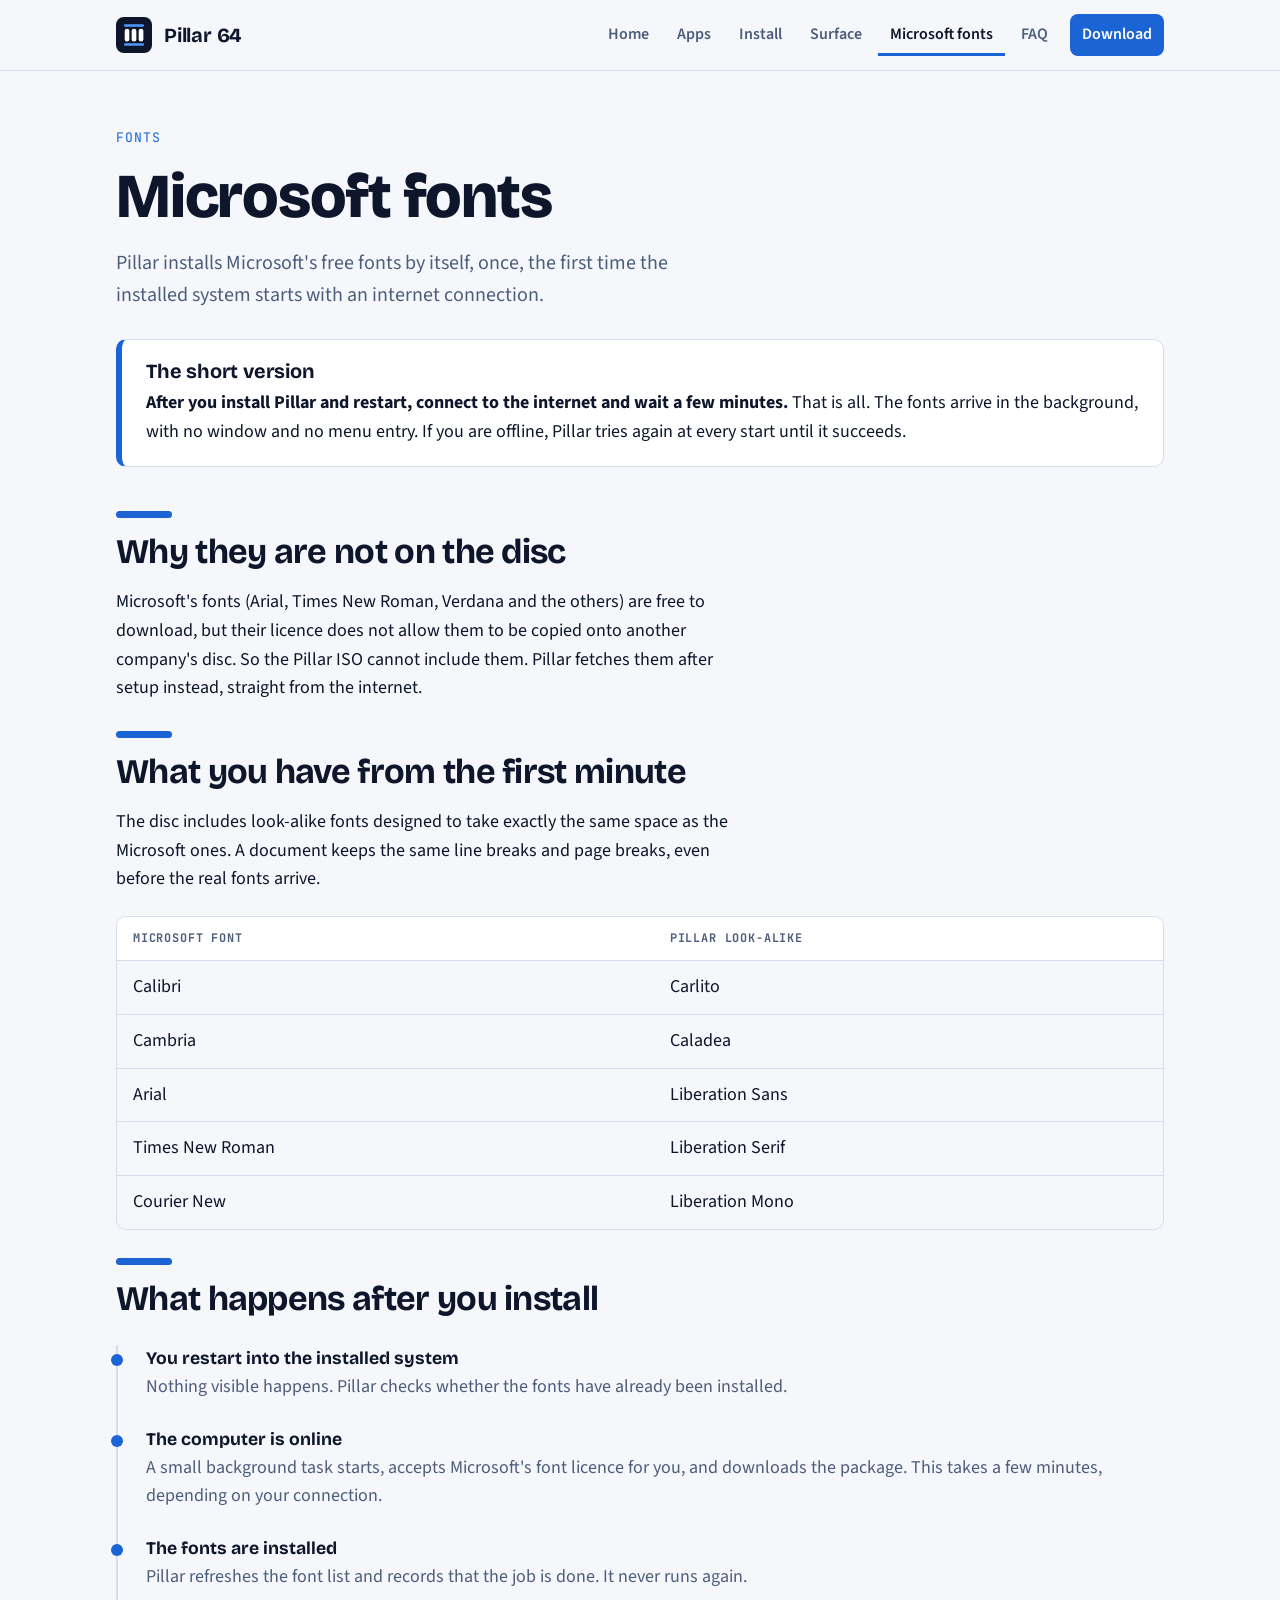
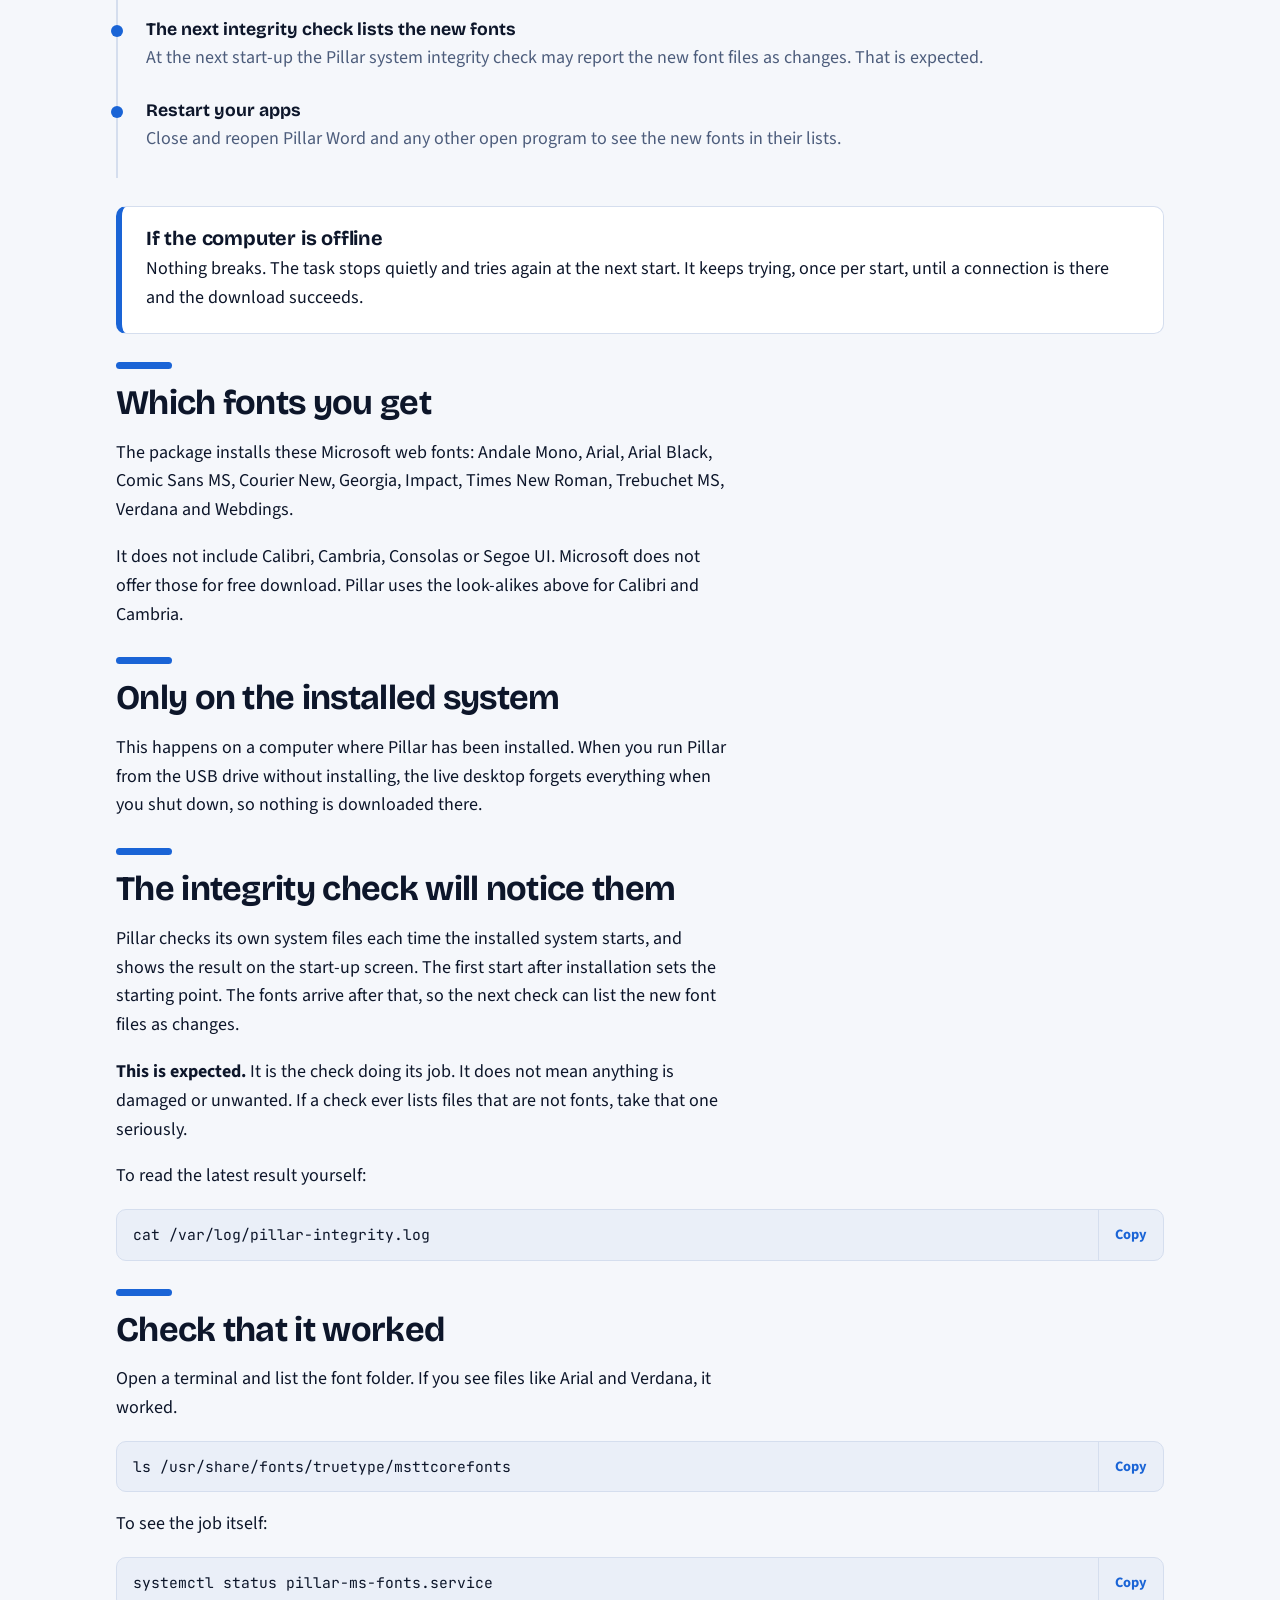
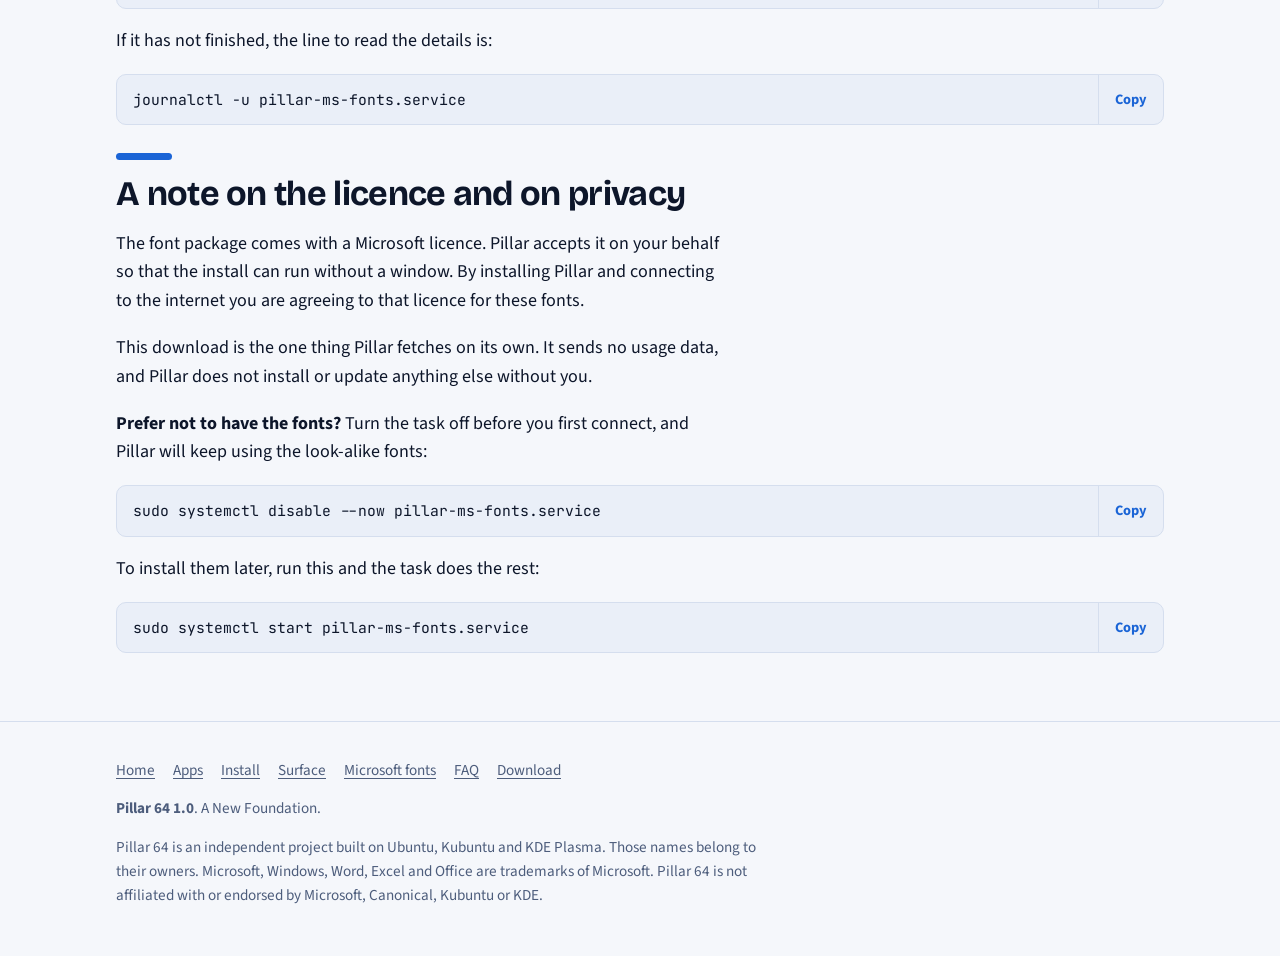
<file: fonts.html>
<!doctype html><html lang="en"><head><meta charset="utf-8"><meta name="viewport" content="width=device-width,initial-scale=1"><title>Microsoft Fonts on Pillar 64</title><meta name="description" content="Pillar 64: a calm desktop with its own apps. A New Foundation."><link rel="icon" href="logo.svg" type="image/svg+xml"><link rel="preconnect" href="https://fonts.googleapis.com"><link rel="preconnect" href="https://fonts.gstatic.com" crossorigin><link rel="stylesheet" href="https://fonts.googleapis.com/css2?family=Bricolage+Grotesque:opsz,wght@12..96,600;12..96,700;12..96,800&family=JetBrains+Mono:wght@400;600&family=Source+Sans+3:ital,wght@0,400;0,600;0,700;1,400&display=swap"><link rel="stylesheet" href="style.css"></head><body>
<header class="site-head"><div class="wrap">
  <a class="brand" href="index.html"><img src="logo.svg" alt="" width="36" height="36"><span>Pillar 64</span></a>
  <nav class="main" aria-label="Main"><a href="index.html">Home</a><a href="apps.html">Apps</a><a href="install.html">Install</a><a href="surface.html">Surface</a><a href="fonts.html" aria-current="page">Microsoft fonts</a><a href="faq.html">FAQ</a><a class="cta" href="download.html">Download</a></nav>
</div></header>
<main>

<section><div class="wrap stack-lg">
  <div>
    <p class="eyebrow">Fonts</p>
    <h1>Microsoft fonts</h1>
    <p class="lede" style="margin-top:16px">Pillar installs Microsoft's free fonts by itself, once, the first time the installed system starts with an internet connection.</p>
  </div>

  <div class="callout">
    <h3>The short version</h3>
    <p><strong>After you install Pillar and restart, connect to the internet and wait a few minutes.</strong> That is all. The fonts arrive in the background, with no window and no menu entry. If you are offline, Pillar tries again at every start until it succeeds.</p>
  </div>

  <div>
    <h2>Why they are not on the disc</h2>
    <div class="stack" style="margin-top:16px">
      <p>Microsoft's fonts (Arial, Times New Roman, Verdana and the others) are free to download, but their licence does not allow them to be copied onto another company's disc. So the Pillar ISO cannot include them. Pillar fetches them after setup instead, straight from the internet.</p>
    </div>
  </div>

  <div>
    <h2>What you have from the first minute</h2>
    <p style="margin-top:16px">The disc includes look-alike fonts designed to take exactly the same space as the Microsoft ones. A document keeps the same line breaks and page breaks, even before the real fonts arrive.</p>
    <div class="tablewrap"><table>
      <thead><tr><th>Microsoft font</th><th>Pillar look-alike</th></tr></thead>
      <tbody>
        <tr><td>Calibri</td><td>Carlito</td></tr>
        <tr><td>Cambria</td><td>Caladea</td></tr>
        <tr><td>Arial</td><td>Liberation Sans</td></tr>
        <tr><td>Times New Roman</td><td>Liberation Serif</td></tr>
        <tr><td>Courier New</td><td>Liberation Mono</td></tr>
      </tbody>
    </table></div>
  </div>

  <div>
    <h2>What happens after you install</h2>
    <ol class="timeline">
      <li><strong>You restart into the installed system</strong><span>Nothing visible happens. Pillar checks whether the fonts have already been installed.</span></li>
      <li><strong>The computer is online</strong><span>A small background task starts, accepts Microsoft's font licence for you, and downloads the package. This takes a few minutes, depending on your connection.</span></li>
      <li><strong>The fonts are installed</strong><span>Pillar refreshes the font list and records that the job is done. It never runs again.</span></li>
      <li><strong>The next integrity check lists the new fonts</strong><span>At the next start-up the Pillar system integrity check may report the new font files as changes. That is expected.</span></li>
      <li><strong>Restart your apps</strong><span>Close and reopen Pillar Word and any other open program to see the new fonts in their lists.</span></li>
    </ol>
    <div class="callout">
      <h3>If the computer is offline</h3>
      <p>Nothing breaks. The task stops quietly and tries again at the next start. It keeps trying, once per start, until a connection is there and the download succeeds.</p>
    </div>
  </div>

  <div>
    <h2>Which fonts you get</h2>
    <p style="margin-top:16px">The package installs these Microsoft web fonts: Andale Mono, Arial, Arial Black, Comic Sans MS, Courier New, Georgia, Impact, Times New Roman, Trebuchet MS, Verdana and Webdings.</p>
    <p>It does not include Calibri, Cambria, Consolas or Segoe UI. Microsoft does not offer those for free download. Pillar uses the look-alikes above for Calibri and Cambria.</p>
  </div>

  <div>
    <h2>Only on the installed system</h2>
    <p style="margin-top:16px">This happens on a computer where Pillar has been installed. When you run Pillar from the USB drive without installing, the live desktop forgets everything when you shut down, so nothing is downloaded there.</p>
  </div>

  <div>
    <h2>The integrity check will notice them</h2>
    <div class="stack" style="margin-top:16px">
      <p>Pillar checks its own system files each time the installed system starts, and shows the result on the start-up screen. The first start after installation sets the starting point. The fonts arrive after that, so the next check can list the new font files as changes.</p>
      <p><strong>This is expected.</strong> It is the check doing its job. It does not mean anything is damaged or unwanted. If a check ever lists files that are not fonts, take that one seriously.</p>
      <p>To read the latest result yourself:</p>
      <div class="cmd"><code>cat /var/log/pillar-integrity.log</code><button class="copy" type="button" data-copy="cat /var/log/pillar-integrity.log">Copy</button></div>
    </div>
  </div>

  <div>
    <h2>Check that it worked</h2>
    <div class="stack" style="margin-top:16px">
      <p>Open a terminal and list the font folder. If you see files like Arial and Verdana, it worked.</p>
      <div class="cmd"><code>ls /usr/share/fonts/truetype/msttcorefonts</code><button class="copy" type="button" data-copy="ls /usr/share/fonts/truetype/msttcorefonts">Copy</button></div>
      <p>To see the job itself:</p>
      <div class="cmd"><code>systemctl status pillar-ms-fonts.service</code><button class="copy" type="button" data-copy="systemctl status pillar-ms-fonts.service">Copy</button></div>
      <p>If it has not finished, the line to read the details is:</p>
      <div class="cmd"><code>journalctl -u pillar-ms-fonts.service</code><button class="copy" type="button" data-copy="journalctl -u pillar-ms-fonts.service">Copy</button></div>
    </div>
  </div>

  <div>
    <h2>A note on the licence and on privacy</h2>
    <div class="stack" style="margin-top:16px">
      <p>The font package comes with a Microsoft licence. Pillar accepts it on your behalf so that the install can run without a window. By installing Pillar and connecting to the internet you are agreeing to that licence for these fonts.</p>
      <p>This download is the one thing Pillar fetches on its own. It sends no usage data, and Pillar does not install or update anything else without you.</p>
      <p><strong>Prefer not to have the fonts?</strong> Turn the task off before you first connect, and Pillar will keep using the look-alike fonts:</p>
      <div class="cmd"><code>sudo systemctl disable --now pillar-ms-fonts.service</code><button class="copy" type="button" data-copy="sudo systemctl disable --now pillar-ms-fonts.service">Copy</button></div>
      <p>To install them later, run this and the task does the rest:</p>
      <div class="cmd"><code>sudo systemctl start pillar-ms-fonts.service</code><button class="copy" type="button" data-copy="sudo systemctl start pillar-ms-fonts.service">Copy</button></div>
    </div>
  </div>
</div></section>

</main>
<footer><div class="wrap">
  <div class="links"><a href="index.html">Home</a><a href="apps.html">Apps</a><a href="install.html">Install</a><a href="surface.html">Surface</a><a href="fonts.html">Microsoft fonts</a><a href="faq.html">FAQ</a><a href="download.html">Download</a><a data-repo href="#">Project on GitHub</a></div>
  <p><strong>Pillar 64 1.0</strong>. A New Foundation.</p>
  <p>Pillar 64 is an independent project built on Ubuntu, Kubuntu and KDE Plasma. Those names belong to their owners. Microsoft, Windows, Word, Excel and Office are trademarks of Microsoft. Pillar 64 is not affiliated with or endorsed by Microsoft, Canonical, Kubuntu or KDE.</p>
</div></footer>
<script src="site.js"></script>
</body></html>
</file>
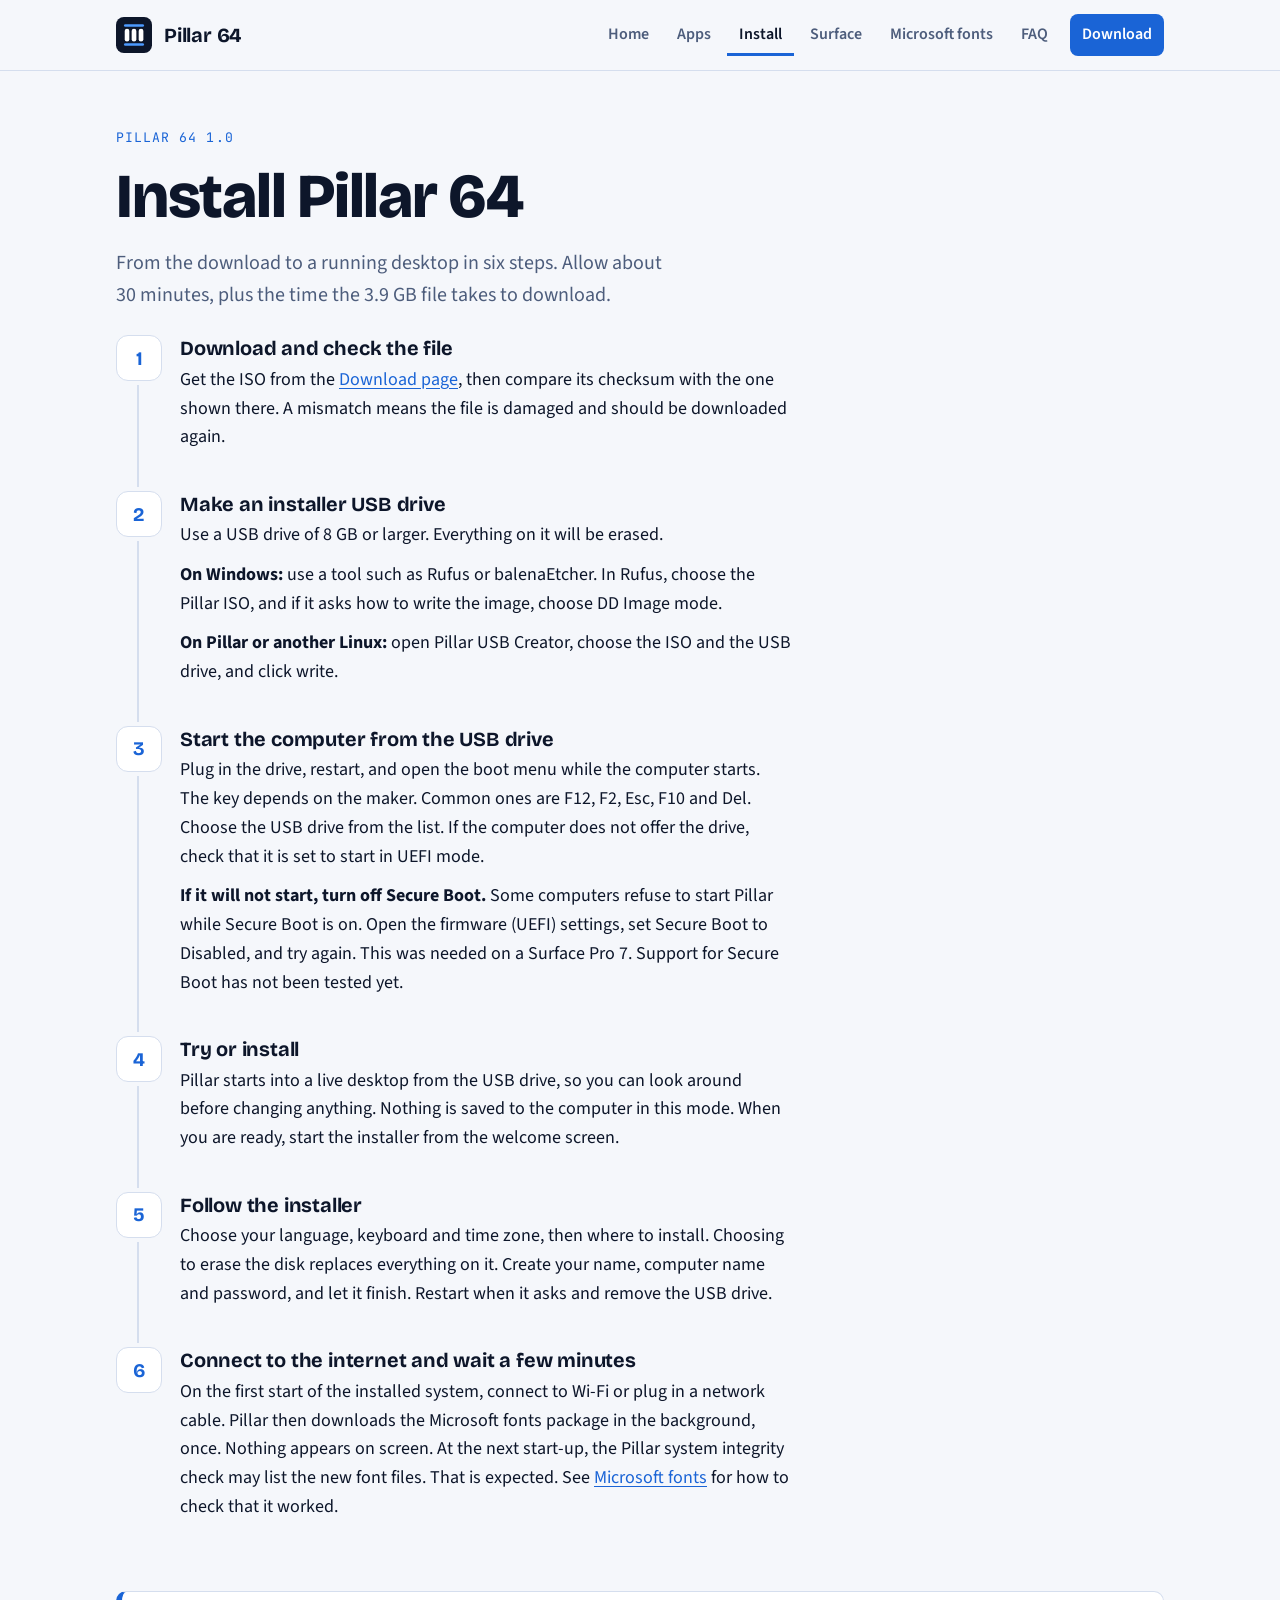
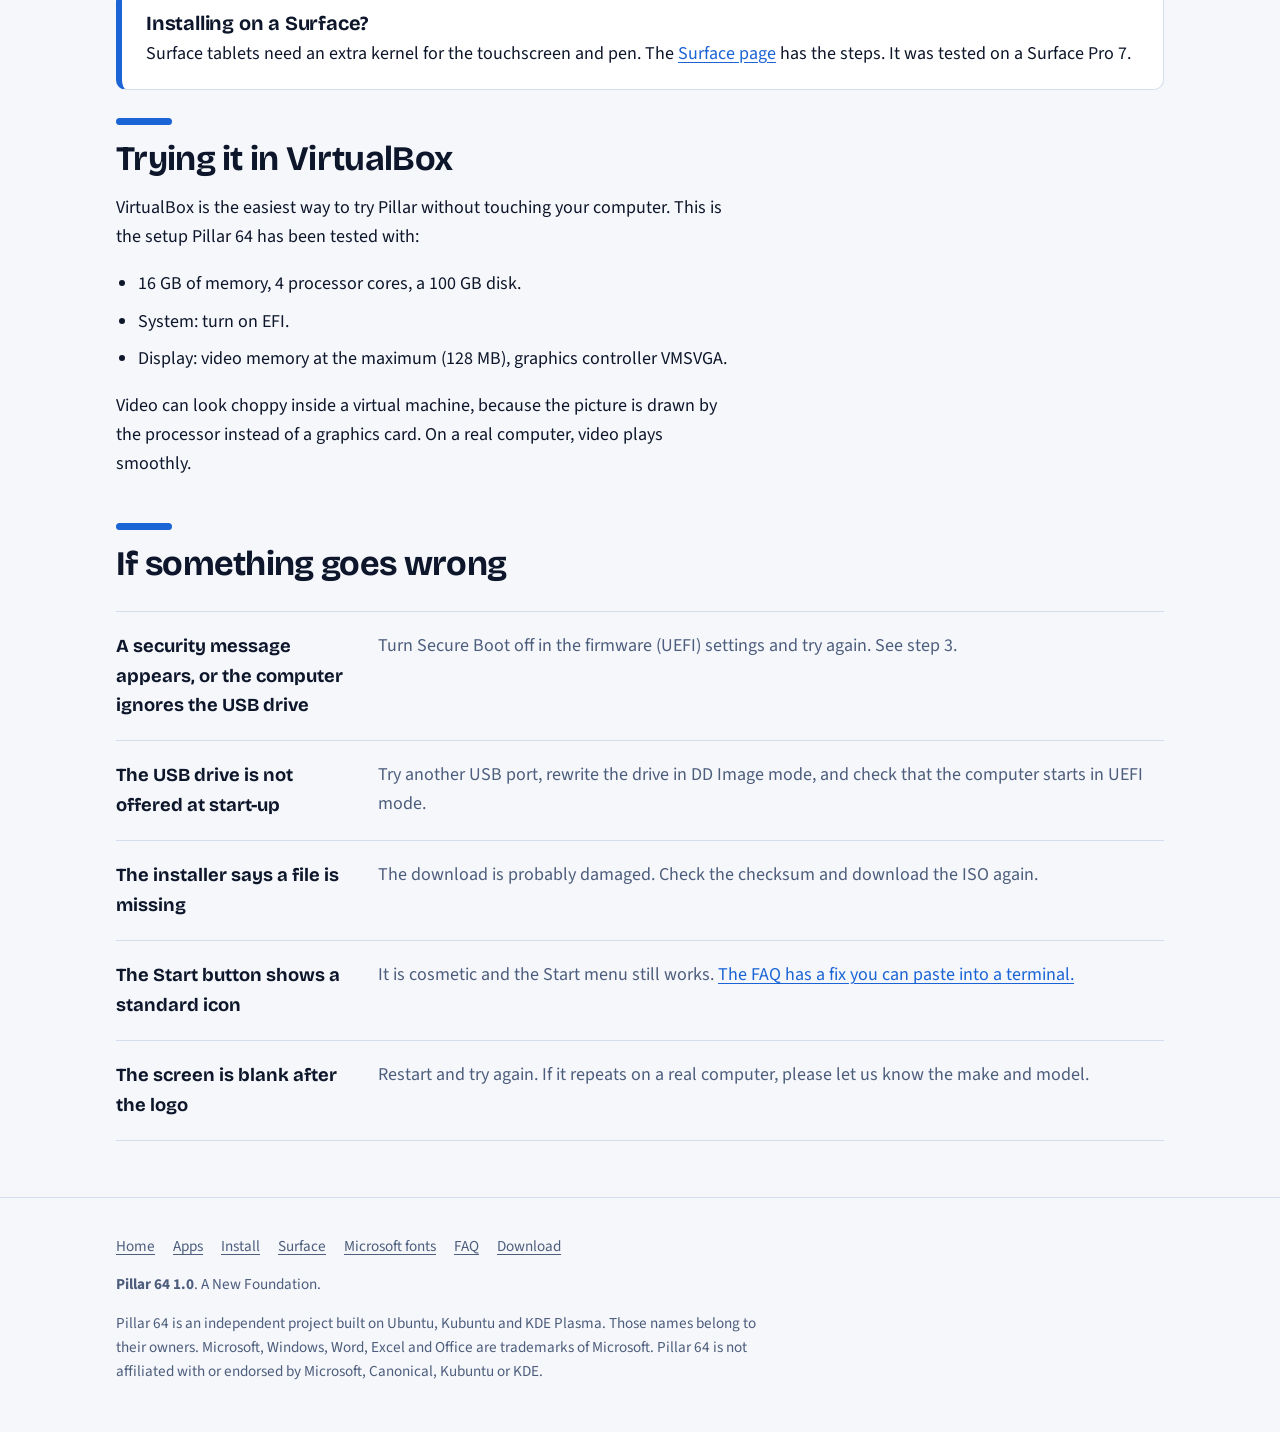
<file: install.html>
<!doctype html><html lang="en"><head><meta charset="utf-8"><meta name="viewport" content="width=device-width,initial-scale=1"><title>Install Pillar 64</title><meta name="description" content="Pillar 64: a calm desktop with its own apps. A New Foundation."><link rel="icon" href="logo.svg" type="image/svg+xml"><link rel="preconnect" href="https://fonts.googleapis.com"><link rel="preconnect" href="https://fonts.gstatic.com" crossorigin><link rel="stylesheet" href="https://fonts.googleapis.com/css2?family=Bricolage+Grotesque:opsz,wght@12..96,600;12..96,700;12..96,800&family=JetBrains+Mono:wght@400;600&family=Source+Sans+3:ital,wght@0,400;0,600;0,700;1,400&display=swap"><link rel="stylesheet" href="style.css"></head><body>
<header class="site-head"><div class="wrap">
  <a class="brand" href="index.html"><img src="logo.svg" alt="" width="36" height="36"><span>Pillar 64</span></a>
  <nav class="main" aria-label="Main"><a href="index.html">Home</a><a href="apps.html">Apps</a><a href="install.html" aria-current="page">Install</a><a href="surface.html">Surface</a><a href="fonts.html">Microsoft fonts</a><a href="faq.html">FAQ</a><a class="cta" href="download.html">Download</a></nav>
</div></header>
<main>

<section><div class="wrap">
  <p class="eyebrow">Pillar 64 1.0</p>
  <h1>Install Pillar 64</h1>
  <p class="lede" style="margin-top:16px">From the download to a running desktop in six steps. Allow about 30 minutes, plus the time the 3.9 GB file takes to download.</p>

  <ol class="steps">
    <li><h3>Download and check the file</h3>
      <p>Get the ISO from the <a href="download.html">Download page</a>, then compare its checksum with the one shown there. A mismatch means the file is damaged and should be downloaded again.</p></li>
    <li><h3>Make an installer USB drive</h3>
      <p>Use a USB drive of 8 GB or larger. Everything on it will be erased.</p>
      <p><strong>On Windows:</strong> use a tool such as Rufus or balenaEtcher. In Rufus, choose the Pillar ISO, and if it asks how to write the image, choose DD Image mode.</p>
      <p><strong>On Pillar or another Linux:</strong> open Pillar USB Creator, choose the ISO and the USB drive, and click write.</p></li>
    <li><h3>Start the computer from the USB drive</h3>
      <p>Plug in the drive, restart, and open the boot menu while the computer starts. The key depends on the maker. Common ones are F12, F2, Esc, F10 and Del. Choose the USB drive from the list. If the computer does not offer the drive, check that it is set to start in UEFI mode.</p>
      <p><strong>If it will not start, turn off Secure Boot.</strong> Some computers refuse to start Pillar while Secure Boot is on. Open the firmware (UEFI) settings, set Secure Boot to Disabled, and try again. This was needed on a Surface Pro 7. Support for Secure Boot has not been tested yet.</p></li>
    <li><h3>Try or install</h3>
      <p>Pillar starts into a live desktop from the USB drive, so you can look around before changing anything. Nothing is saved to the computer in this mode. When you are ready, start the installer from the welcome screen.</p></li>
    <li><h3>Follow the installer</h3>
      <p>Choose your language, keyboard and time zone, then where to install. Choosing to erase the disk replaces everything on it. Create your name, computer name and password, and let it finish. Restart when it asks and remove the USB drive.</p></li>
    <li><h3>Connect to the internet and wait a few minutes</h3>
      <p>On the first start of the installed system, connect to Wi-Fi or plug in a network cable. Pillar then downloads the Microsoft fonts package in the background, once. Nothing appears on screen. At the next start-up, the Pillar system integrity check may list the new font files. That is expected. See <a href="fonts.html">Microsoft fonts</a> for how to check that it worked.</p></li>
  </ol>

  <div class="callout">
    <h3>Installing on a Surface?</h3>
    <p>Surface tablets need an extra kernel for the touchscreen and pen. The <a href="surface.html">Surface page</a> has the steps. It was tested on a Surface Pro 7.</p>
  </div>

  <h2 style="margin-top:20px">Trying it in VirtualBox</h2>
  <div class="stack" style="margin-top:16px">
    <p>VirtualBox is the easiest way to try Pillar without touching your computer. This is the setup Pillar 64 has been tested with:</p>
    <ul class="plain">
      <li>16 GB of memory, 4 processor cores, a 100 GB disk.</li>
      <li>System: turn on EFI.</li>
      <li>Display: video memory at the maximum (128 MB), graphics controller VMSVGA.</li>
    </ul>
    <p>Video can look choppy inside a virtual machine, because the picture is drawn by the processor instead of a graphics card. On a real computer, video plays smoothly.</p>
  </div>

  <h2 style="margin-top:44px">If something goes wrong</h2>
  <dl class="rows">
    <div class="row"><dt>A security message appears, or the computer ignores the USB drive</dt><dd>Turn Secure Boot off in the firmware (UEFI) settings and try again. See step 3.</dd></div>
    <div class="row"><dt>The USB drive is not offered at start-up</dt><dd>Try another USB port, rewrite the drive in DD Image mode, and check that the computer starts in UEFI mode.</dd></div>
    <div class="row"><dt>The installer says a file is missing</dt><dd>The download is probably damaged. Check the checksum and download the ISO again.</dd></div>
    <div class="row"><dt>The Start button shows a standard icon</dt><dd>It is cosmetic and the Start menu still works. <a href="faq.html#start-icon">The FAQ has a fix you can paste into a terminal.</a></dd></div>
    <div class="row"><dt>The screen is blank after the logo</dt><dd>Restart and try again. If it repeats on a real computer, please let us know the make and model.</dd></div>
  </dl>
</div></section>

</main>
<footer><div class="wrap">
  <div class="links"><a href="index.html">Home</a><a href="apps.html">Apps</a><a href="install.html">Install</a><a href="surface.html">Surface</a><a href="fonts.html">Microsoft fonts</a><a href="faq.html">FAQ</a><a href="download.html">Download</a><a data-repo href="#">Project on GitHub</a></div>
  <p><strong>Pillar 64 1.0</strong>. A New Foundation.</p>
  <p>Pillar 64 is an independent project built on Ubuntu, Kubuntu and KDE Plasma. Those names belong to their owners. Microsoft, Windows, Word, Excel and Office are trademarks of Microsoft. Pillar 64 is not affiliated with or endorsed by Microsoft, Canonical, Kubuntu or KDE.</p>
</div></footer>
<script src="site.js"></script>
</body></html>
</file>
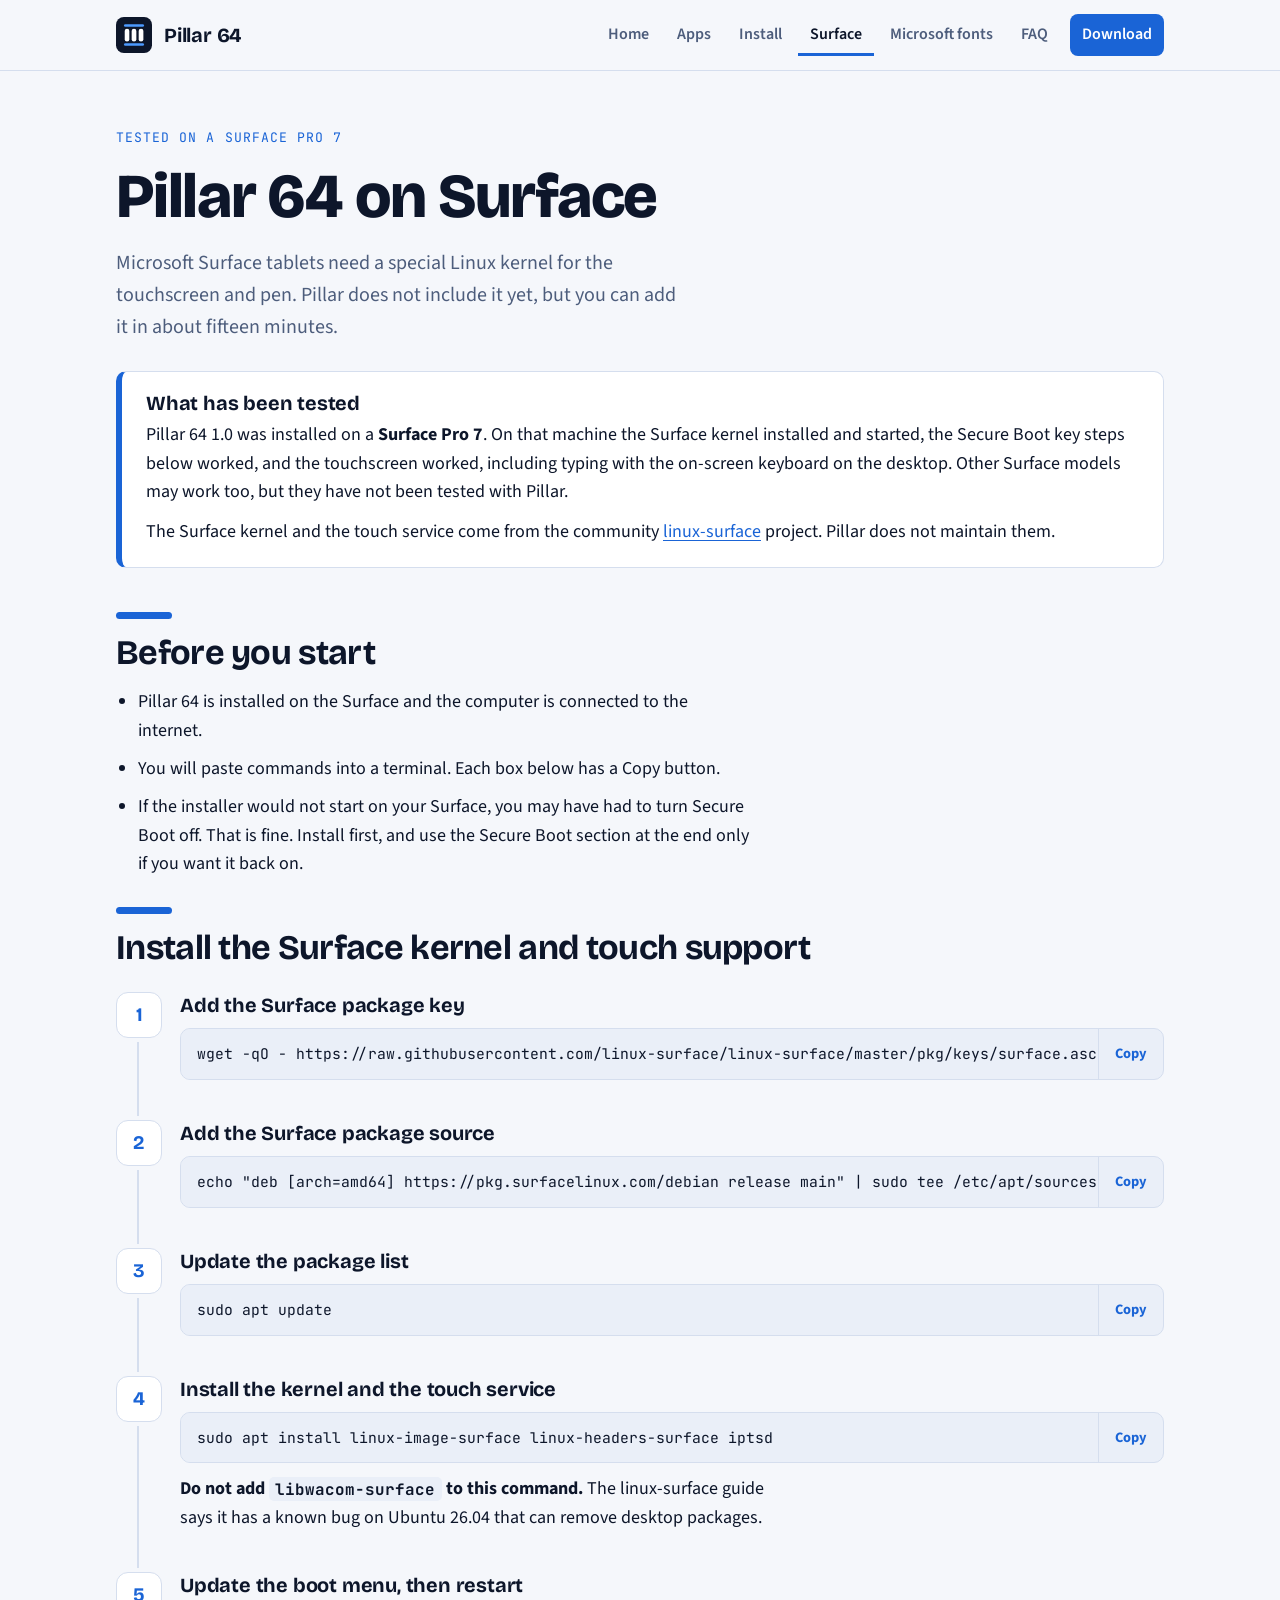
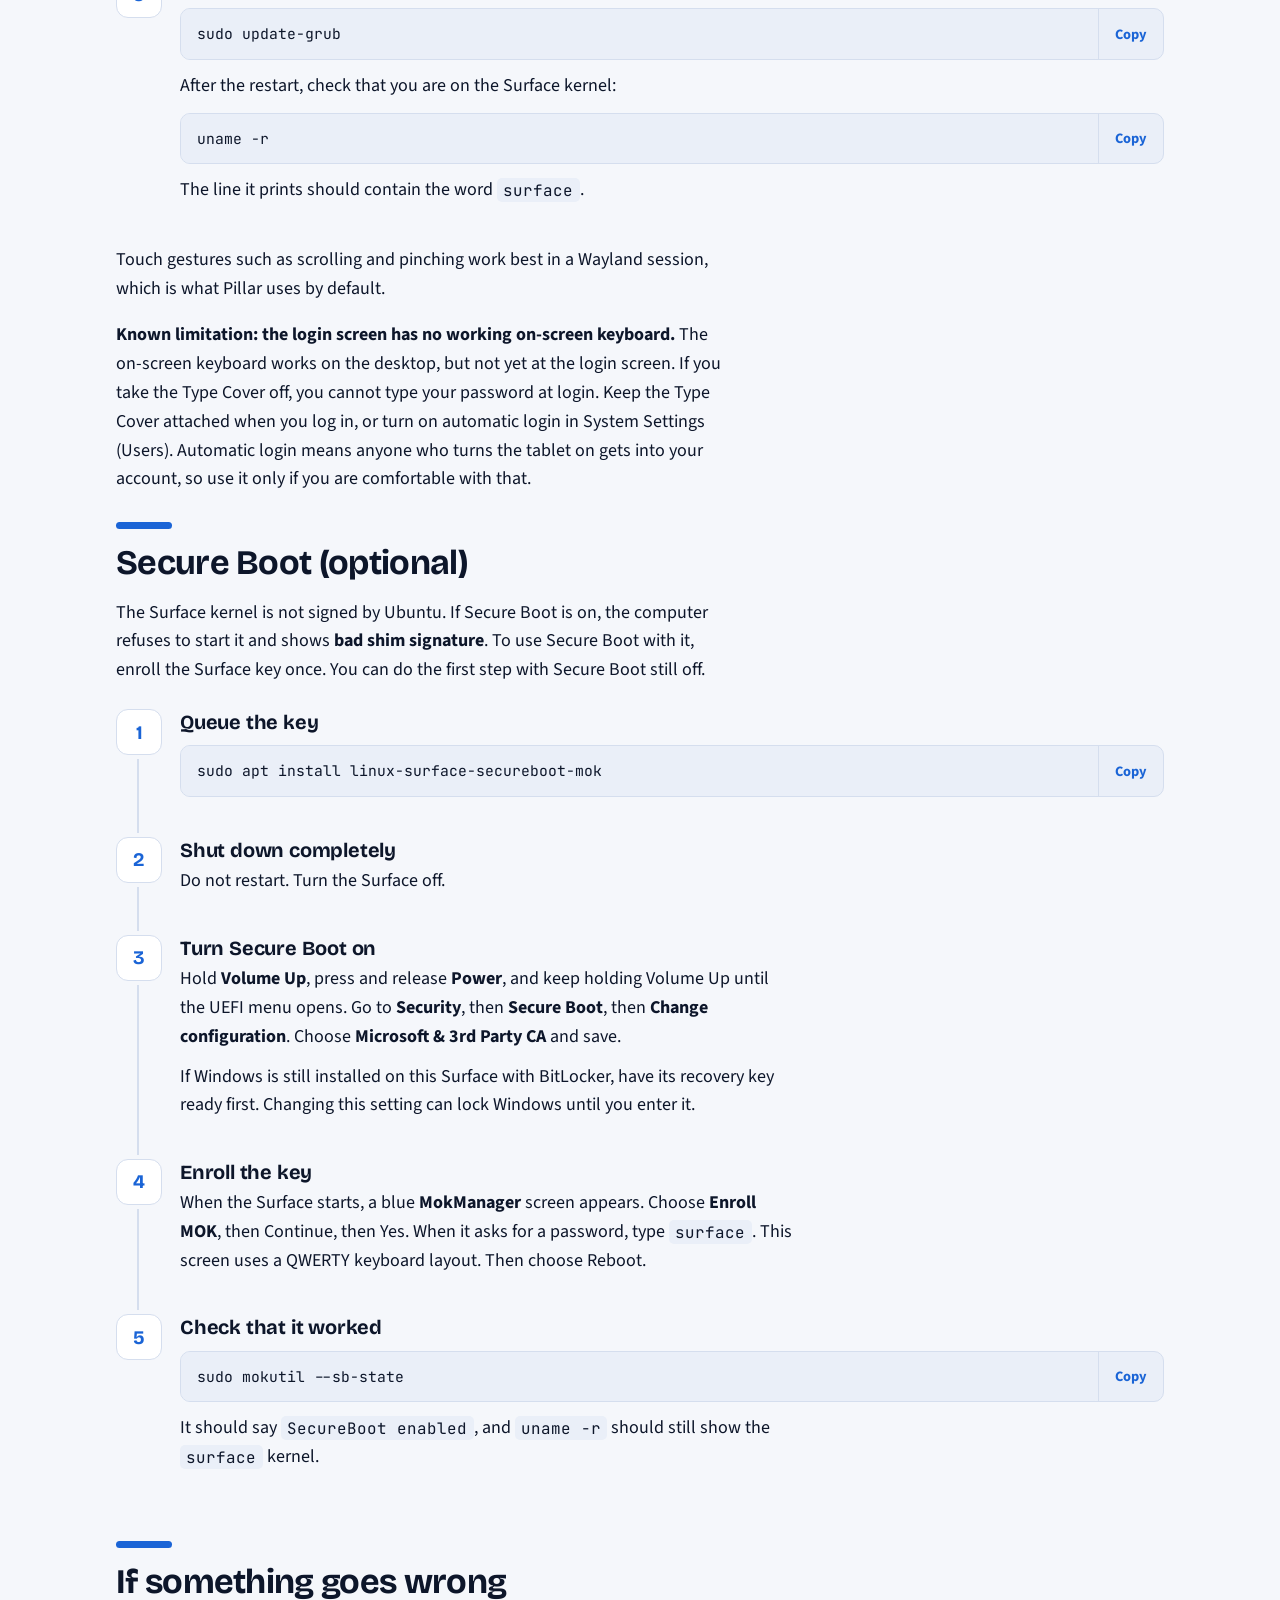
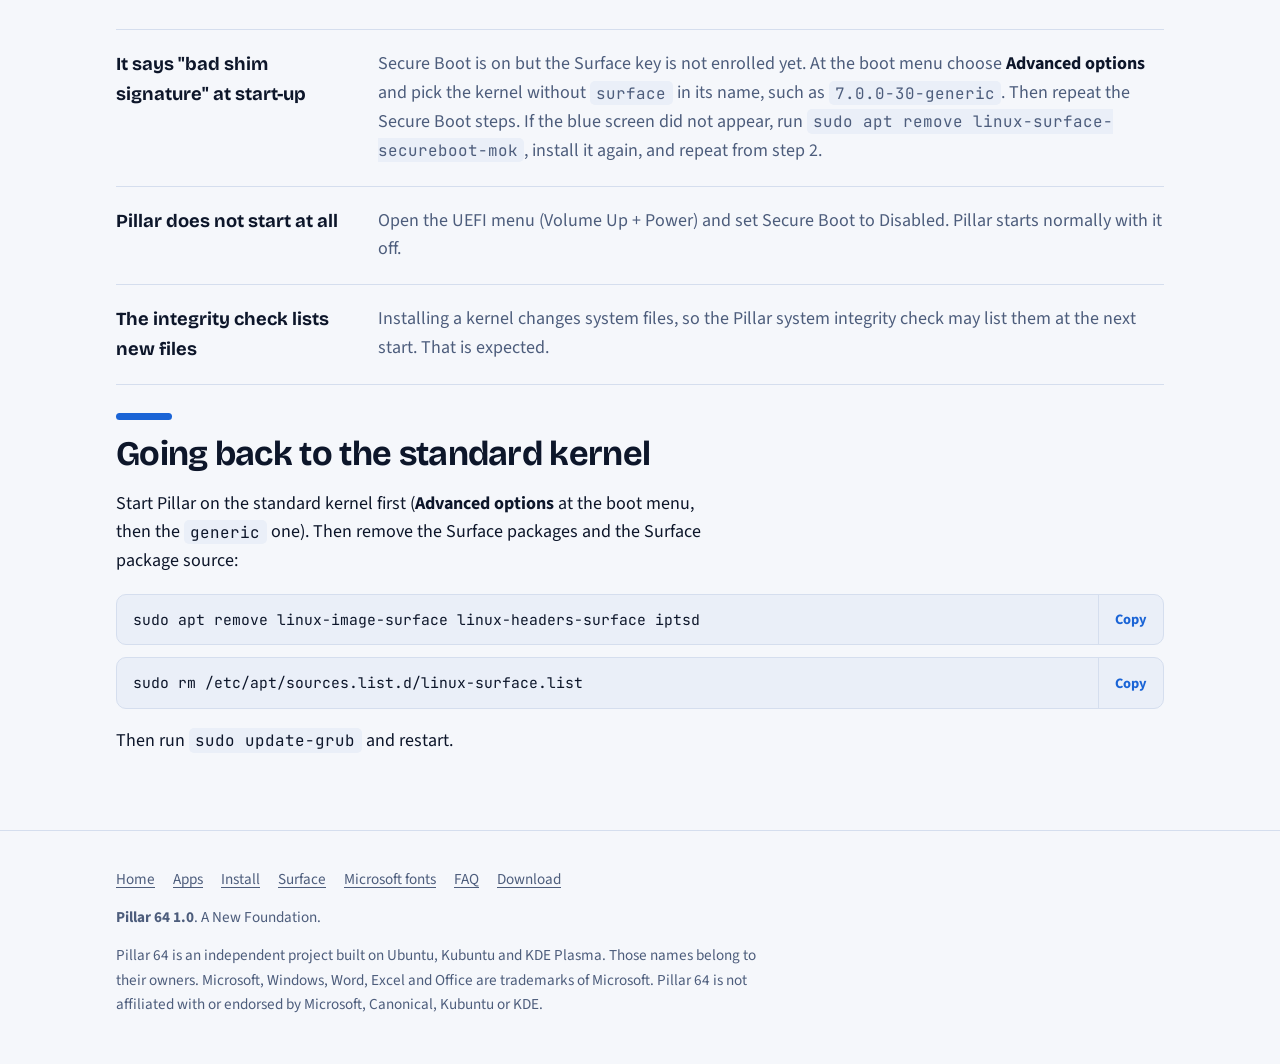
<file: surface.html>
<!doctype html><html lang="en"><head><meta charset="utf-8"><meta name="viewport" content="width=device-width,initial-scale=1"><title>Pillar 64 on Surface</title><meta name="description" content="Pillar 64: a calm desktop with its own apps. A New Foundation."><link rel="icon" href="logo.svg" type="image/svg+xml"><link rel="preconnect" href="https://fonts.googleapis.com"><link rel="preconnect" href="https://fonts.gstatic.com" crossorigin><link rel="stylesheet" href="https://fonts.googleapis.com/css2?family=Bricolage+Grotesque:opsz,wght@12..96,600;12..96,700;12..96,800&family=JetBrains+Mono:wght@400;600&family=Source+Sans+3:ital,wght@0,400;0,600;0,700;1,400&display=swap"><link rel="stylesheet" href="style.css"></head><body>
<header class="site-head"><div class="wrap">
  <a class="brand" href="index.html"><img src="logo.svg" alt="" width="36" height="36"><span>Pillar 64</span></a>
  <nav class="main" aria-label="Main"><a href="index.html">Home</a><a href="apps.html">Apps</a><a href="install.html">Install</a><a href="surface.html" aria-current="page">Surface</a><a href="fonts.html">Microsoft fonts</a><a href="faq.html">FAQ</a><a class="cta" href="download.html">Download</a></nav>
</div></header>
<main>

<section><div class="wrap stack-lg">
  <div>
    <p class="eyebrow">Tested on a Surface Pro 7</p>
    <h1>Pillar 64 on Surface</h1>
    <p class="lede" style="margin-top:16px">Microsoft Surface tablets need a special Linux kernel for the touchscreen and pen. Pillar does not include it yet, but you can add it in about fifteen minutes.</p>
  </div>

  <div class="callout">
    <h3>What has been tested</h3>
    <p>Pillar 64 1.0 was installed on a <strong>Surface Pro 7</strong>. On that machine the Surface kernel installed and started, the Secure Boot key steps below worked, and the touchscreen worked, including typing with the on-screen keyboard on the desktop. Other Surface models may work too, but they have not been tested with Pillar.</p>
    <p>The Surface kernel and the touch service come from the community <a href="https://github.com/linux-surface/linux-surface" rel="noopener">linux-surface</a> project. Pillar does not maintain them.</p>
  </div>

  <div>
    <h2>Before you start</h2>
    <ul class="plain" style="margin-top:16px">
      <li>Pillar 64 is installed on the Surface and the computer is connected to the internet.</li>
      <li>You will paste commands into a terminal. Each box below has a Copy button.</li>
      <li>If the installer would not start on your Surface, you may have had to turn Secure Boot off. That is fine. Install first, and use the Secure Boot section at the end only if you want it back on.</li>
    </ul>
  </div>

  <div>
    <h2>Install the Surface kernel and touch support</h2>
    <ol class="steps">
      <li><h3>Add the Surface package key</h3><div class="cmd"><code>wget -qO - https://raw.githubusercontent.com/linux-surface/linux-surface/master/pkg/keys/surface.asc | gpg --dearmor | sudo dd of=/etc/apt/trusted.gpg.d/linux-surface.gpg</code><button class="copy" type="button" data-copy="wget -qO - https://raw.githubusercontent.com/linux-surface/linux-surface/master/pkg/keys/surface.asc | gpg --dearmor | sudo dd of=/etc/apt/trusted.gpg.d/linux-surface.gpg">Copy</button></div></li>
      <li><h3>Add the Surface package source</h3><div class="cmd"><code>echo &quot;deb [arch=amd64] https://pkg.surfacelinux.com/debian release main&quot; | sudo tee /etc/apt/sources.list.d/linux-surface.list</code><button class="copy" type="button" data-copy="echo &quot;deb [arch=amd64] https://pkg.surfacelinux.com/debian release main&quot; | sudo tee /etc/apt/sources.list.d/linux-surface.list">Copy</button></div></li>
      <li><h3>Update the package list</h3><div class="cmd"><code>sudo apt update</code><button class="copy" type="button" data-copy="sudo apt update">Copy</button></div></li>
      <li><h3>Install the kernel and the touch service</h3><div class="cmd"><code>sudo apt install linux-image-surface linux-headers-surface iptsd</code><button class="copy" type="button" data-copy="sudo apt install linux-image-surface linux-headers-surface iptsd">Copy</button></div>
        <p><strong>Do not add <code>libwacom-surface</code> to this command.</strong> The linux-surface guide says it has a known bug on Ubuntu 26.04 that can remove desktop packages.</p></li>
      <li><h3>Update the boot menu, then restart</h3><div class="cmd"><code>sudo update-grub</code><button class="copy" type="button" data-copy="sudo update-grub">Copy</button></div>
        <p>After the restart, check that you are on the Surface kernel:</p><div class="cmd"><code>uname -r</code><button class="copy" type="button" data-copy="uname -r">Copy</button></div>
        <p>The line it prints should contain the word <code>surface</code>.</p></li>
    </ol>
    <p>Touch gestures such as scrolling and pinching work best in a Wayland session, which is what Pillar uses by default.</p>
    <p><strong>Known limitation: the login screen has no working on-screen keyboard.</strong> The on-screen keyboard works on the desktop, but not yet at the login screen. If you take the Type Cover off, you cannot type your password at login. Keep the Type Cover attached when you log in, or turn on automatic login in System Settings (Users). Automatic login means anyone who turns the tablet on gets into your account, so use it only if you are comfortable with that.</p>
  </div>

  <div>
    <h2>Secure Boot (optional)</h2>
    <div class="stack" style="margin-top:16px">
      <p>The Surface kernel is not signed by Ubuntu. If Secure Boot is on, the computer refuses to start it and shows <strong>bad shim signature</strong>. To use Secure Boot with it, enroll the Surface key once. You can do the first step with Secure Boot still off.</p>
    </div>
    <ol class="steps">
      <li><h3>Queue the key</h3><div class="cmd"><code>sudo apt install linux-surface-secureboot-mok</code><button class="copy" type="button" data-copy="sudo apt install linux-surface-secureboot-mok">Copy</button></div></li>
      <li><h3>Shut down completely</h3><p>Do not restart. Turn the Surface off.</p></li>
      <li><h3>Turn Secure Boot on</h3>
        <p>Hold <strong>Volume Up</strong>, press and release <strong>Power</strong>, and keep holding Volume Up until the UEFI menu opens. Go to <strong>Security</strong>, then <strong>Secure Boot</strong>, then <strong>Change configuration</strong>. Choose <strong>Microsoft &amp; 3rd Party CA</strong> and save.</p>
        <p>If Windows is still installed on this Surface with BitLocker, have its recovery key ready first. Changing this setting can lock Windows until you enter it.</p></li>
      <li><h3>Enroll the key</h3>
        <p>When the Surface starts, a blue <strong>MokManager</strong> screen appears. Choose <strong>Enroll MOK</strong>, then Continue, then Yes. When it asks for a password, type <code>surface</code>. This screen uses a QWERTY keyboard layout. Then choose Reboot.</p></li>
      <li><h3>Check that it worked</h3><div class="cmd"><code>sudo mokutil --sb-state</code><button class="copy" type="button" data-copy="sudo mokutil --sb-state">Copy</button></div>
        <p>It should say <code>SecureBoot enabled</code>, and <code>uname -r</code> should still show the <code>surface</code> kernel.</p></li>
    </ol>
  </div>

  <div>
    <h2>If something goes wrong</h2>
    <dl class="rows">
      <div class="row"><dt>It says "bad shim signature" at start-up</dt><dd>Secure Boot is on but the Surface key is not enrolled yet. At the boot menu choose <strong>Advanced options</strong> and pick the kernel without <code>surface</code> in its name, such as <code>7.0.0-30-generic</code>. Then repeat the Secure Boot steps. If the blue screen did not appear, run <code>sudo apt remove linux-surface-secureboot-mok</code>, install it again, and repeat from step 2.</dd></div>
      <div class="row"><dt>Pillar does not start at all</dt><dd>Open the UEFI menu (Volume Up + Power) and set Secure Boot to Disabled. Pillar starts normally with it off.</dd></div>
      <div class="row"><dt>The integrity check lists new files</dt><dd>Installing a kernel changes system files, so the Pillar system integrity check may list them at the next start. That is expected.</dd></div>
    </dl>
  </div>

  <div>
    <h2>Going back to the standard kernel</h2>
    <div class="stack" style="margin-top:16px">
      <p>Start Pillar on the standard kernel first (<strong>Advanced options</strong> at the boot menu, then the <code>generic</code> one). Then remove the Surface packages and the Surface package source:</p>
      <div class="cmd"><code>sudo apt remove linux-image-surface linux-headers-surface iptsd</code><button class="copy" type="button" data-copy="sudo apt remove linux-image-surface linux-headers-surface iptsd">Copy</button></div><div class="cmd"><code>sudo rm /etc/apt/sources.list.d/linux-surface.list</code><button class="copy" type="button" data-copy="sudo rm /etc/apt/sources.list.d/linux-surface.list">Copy</button></div>
      <p>Then run <code>sudo update-grub</code> and restart.</p>
    </div>
  </div>
</div></section>

</main>
<footer><div class="wrap">
  <div class="links"><a href="index.html">Home</a><a href="apps.html">Apps</a><a href="install.html">Install</a><a href="surface.html">Surface</a><a href="fonts.html">Microsoft fonts</a><a href="faq.html">FAQ</a><a href="download.html">Download</a><a data-repo href="#">Project on GitHub</a></div>
  <p><strong>Pillar 64 1.0</strong>. A New Foundation.</p>
  <p>Pillar 64 is an independent project built on Ubuntu, Kubuntu and KDE Plasma. Those names belong to their owners. Microsoft, Windows, Word, Excel and Office are trademarks of Microsoft. Pillar 64 is not affiliated with or endorsed by Microsoft, Canonical, Kubuntu or KDE.</p>
</div></footer>
<script src="site.js"></script>
</body></html>
</file>
<file: style.css>
/* Pillar 64 site. Layout concept: a quiet stone-and-night frieze. Rules and one blue bar (the logo's lintel) carry the structure; cards are kept for the download panel and callouts only. */
:root{
  --bg:#0b1324; --panel:#111c35; --line:#22304f; --fg:#e8edf7; --mute:#a3b0c9;
  --accent:#4c9aff; --accent-ink:#06101f; --code-bg:#08101f; --ok:#6fd3a0;
  --f-display:"Bricolage Grotesque","Segoe UI",system-ui,sans-serif;
  --f-body:"Source Sans 3","Segoe UI",system-ui,sans-serif;
  --f-mono:"JetBrains Mono",ui-monospace,Menlo,Consolas,monospace;
  color-scheme:dark;
}
@media (prefers-color-scheme:light){:root:not([data-theme="dark"]){
  --bg:#f5f7fb; --panel:#ffffff; --line:#d5deee; --fg:#0d162a; --mute:#4d5d7c;
  --accent:#1a64d6; --accent-ink:#ffffff; --code-bg:#eaeff8; --ok:#17754a; color-scheme:light}}
:root[data-theme="light"]{
  --bg:#f5f7fb; --panel:#ffffff; --line:#d5deee; --fg:#0d162a; --mute:#4d5d7c;
  --accent:#1a64d6; --accent-ink:#ffffff; --code-bg:#eaeff8; --ok:#17754a; color-scheme:light}

*{box-sizing:border-box}
html{scroll-behavior:smooth}
body{margin:0;background:var(--bg);color:var(--fg);font-family:var(--f-body);font-size:18px;line-height:1.6;-webkit-text-size-adjust:100%}
img,svg{max-width:100%}
a{color:var(--accent);text-underline-offset:3px}
a:hover{text-decoration-thickness:2px}
:focus-visible{outline:3px solid var(--accent);outline-offset:3px;border-radius:4px}
.wrap{max-width:1080px;margin:0 auto;padding-left:max(16px,env(safe-area-inset-left,0px));padding-right:max(16px,env(safe-area-inset-right,0px))}

/* header */
.site-head{border-bottom:1px solid var(--line)}
.site-head .wrap{display:flex;align-items:center;gap:20px;flex-wrap:wrap;padding-block:14px}
.brand{display:flex;align-items:center;gap:12px;color:var(--fg);text-decoration:none;font-family:var(--f-display);font-weight:700;font-size:1.25rem;letter-spacing:-.01em}
.brand img{width:36px;height:36px;display:block}
nav.main{display:flex;gap:4px;flex-wrap:wrap;margin-left:auto;align-items:center}
nav.main a{color:var(--mute);text-decoration:none;padding:8px 12px;border-radius:8px;font-size:1rem;font-weight:600}
nav.main a:hover{color:var(--fg)}
nav.main a[aria-current="page"]{color:var(--fg);box-shadow:inset 0 -3px 0 var(--accent);border-radius:0}
nav.main a.cta{background:var(--accent);color:var(--accent-ink);margin-left:6px;border-radius:8px}
nav.main a.cta:hover{filter:brightness(1.08)}

/* type */
h1,h2,h3{font-family:var(--f-display);line-height:1.12;letter-spacing:-.02em;text-wrap:balance;margin:0}
h1{font-size:clamp(2.3rem,5.6vw,3.9rem);font-weight:800}
h2{font-size:clamp(1.6rem,3.2vw,2.15rem);font-weight:700;padding-top:22px;position:relative}
h2::before{content:"";position:absolute;top:0;left:0;width:56px;height:7px;border-radius:4px;background:var(--accent)}
h3{font-size:1.25rem;font-weight:700;letter-spacing:-.01em}
p{margin:0 0 1em;max-width:68ch}
.lede{font-size:1.25rem;color:var(--mute);max-width:56ch}
.eyebrow{font-family:var(--f-mono);font-size:.82rem;letter-spacing:.08em;text-transform:uppercase;color:var(--accent);margin:0 0 14px}
.mute{color:var(--mute)}
code,.mono{font-family:var(--f-mono);font-size:.88em}
p code,li code,td code,dd code{background:var(--code-bg);padding:.1em .4em;border-radius:5px}

section{padding-block:56px}
section+section{border-top:1px solid var(--line)}
.stack>*+*{margin-top:18px}
.stack-lg>*+*{margin-top:28px}

/* hero */
.hero{padding-block:64px 56px}
.hero .wrap{display:grid;grid-template-columns:minmax(0,1fr) auto;gap:48px;align-items:center}
.hero .mark{width:min(280px,34vw);height:auto;display:block;border-radius:22%;box-shadow:0 30px 80px -30px color-mix(in srgb,var(--accent) 55%,transparent)}
.hero .tag{font-family:var(--f-display);font-size:clamp(1.3rem,2.4vw,1.7rem);color:var(--accent);font-weight:600;margin:10px 0 22px}
.btns{display:flex;gap:12px;flex-wrap:wrap;margin-top:26px}
.btn{display:inline-block;font:700 1.05rem var(--f-body);padding:14px 22px;border-radius:10px;text-decoration:none;border:2px solid var(--accent);color:var(--accent);background:transparent;cursor:pointer}
.btn:hover{background:color-mix(in srgb,var(--accent) 14%,transparent)}
.btn.primary{background:var(--accent);color:var(--accent-ink)}
.btn.primary:hover{filter:brightness(1.08);background:var(--accent)}
.btn[aria-disabled="true"]{opacity:.55;cursor:not-allowed}
.status{margin-top:22px;font-family:var(--f-mono);font-size:.84rem;color:var(--mute)}

/* grids and lists */
.three{display:grid;grid-template-columns:repeat(3,minmax(0,1fr));gap:36px;margin-top:30px}
.three h3{margin-bottom:8px}
.three p{color:var(--mute);margin:0}
.rows{margin:28px 0 0;padding:0;border-top:1px solid var(--line)}
.row{display:grid;grid-template-columns:minmax(0,230px) minmax(0,1fr);gap:8px 32px;padding:20px 0;border-bottom:1px solid var(--line)}
.row dt{font-family:var(--f-display);font-weight:700;font-size:1.15rem}
.row dd{margin:0;color:var(--mute)}
.row dd strong{color:var(--fg)}
.row dd p{margin:0 0 .5em}
.tag-small{display:inline-block;font-family:var(--f-mono);font-size:.72rem;letter-spacing:.04em;text-transform:uppercase;color:var(--accent);margin-left:8px;vertical-align:middle}

/* callout and panel */
.callout{border:1px solid var(--line);border-left:6px solid var(--accent);background:var(--panel);border-radius:10px;padding:20px 24px;margin-block:28px}
.callout h3{margin-bottom:6px}
.callout p{margin:0 0 .6em;max-width:none}
.callout p:last-child{margin:0}
.panel{background:var(--panel);border:1px solid var(--line);border-radius:14px;padding:28px}
.facts{display:grid;grid-template-columns:repeat(auto-fit,minmax(170px,1fr));gap:20px 28px;margin:0 0 26px}
.facts div{min-width:0}
.facts dt{font-family:var(--f-mono);font-size:.74rem;letter-spacing:.07em;text-transform:uppercase;color:var(--mute)}
.facts dd{margin:2px 0 0;font-weight:700;font-size:1.1rem;overflow-wrap:anywhere}

/* code */
.cmd{display:flex;align-items:stretch;background:var(--code-bg);border:1px solid var(--line);border-radius:10px;overflow:hidden;margin-block:12px}
.cmd code{flex:1;min-width:0;padding:13px 16px;font-size:.92rem;overflow-x:auto;white-space:pre;-webkit-overflow-scrolling:touch}
.copy{flex:none;background:transparent;color:var(--accent);border:0;border-left:1px solid var(--line);padding:0 16px;font:700 .9rem var(--f-body);cursor:pointer}
.copy:hover{background:color-mix(in srgb,var(--accent) 14%,transparent)}
.copy.done{color:var(--ok)}
.cmd-label{font-weight:700;margin:22px 0 0}

/* steps */
ol.steps{list-style:none;counter-reset:s;margin:26px 0 0;padding:0}
ol.steps>li{counter-increment:s;position:relative;padding:0 0 30px 64px}
ol.steps>li::before{content:counter(s);position:absolute;left:0;top:-2px;width:44px;height:44px;border-radius:12px;background:var(--panel);border:1px solid var(--line);display:grid;place-items:center;font:700 1.2rem var(--f-display);color:var(--accent)}
ol.steps>li::after{content:"";position:absolute;left:21px;top:48px;bottom:6px;width:2px;background:var(--line)}
ol.steps>li:last-child::after{display:none}
ol.steps h3{margin-bottom:6px}
ol.steps p{margin:0 0 .6em}

/* tables */
.tablewrap{overflow-x:auto;margin-top:22px;border:1px solid var(--line);border-radius:10px}
table{border-collapse:collapse;width:100%;min-width:480px}
th,td{text-align:left;padding:12px 16px;border-bottom:1px solid var(--line);vertical-align:top}
th{font-family:var(--f-mono);font-size:.74rem;letter-spacing:.07em;text-transform:uppercase;color:var(--mute);background:var(--panel)}
tr:last-child td{border-bottom:0}

/* faq */
details{border-bottom:1px solid var(--line);padding:4px 0}
details:first-of-type{border-top:1px solid var(--line)}
summary{cursor:pointer;font-family:var(--f-display);font-weight:700;font-size:1.15rem;padding:16px 28px 16px 0;list-style:none;position:relative}
summary::-webkit-details-marker{display:none}
summary::after{content:"+";position:absolute;right:4px;top:12px;font-size:1.5rem;color:var(--accent)}
details[open] summary::after{content:"\2212"}
details>div{padding:0 0 18px;color:var(--mute)}
details>div p:last-child{margin:0}
details>div strong{color:var(--fg)}

ul.plain{margin:0;padding-left:1.2em}
ul.plain li{margin-bottom:.5em;max-width:68ch}
.timeline{margin:26px 0 0;padding:0;list-style:none;border-left:2px solid var(--line)}
.timeline li{position:relative;padding:0 0 24px 28px}
.timeline li::before{content:"";position:absolute;left:-7px;top:9px;width:12px;height:12px;border-radius:50%;background:var(--accent)}
.timeline strong{display:block;font-family:var(--f-display);font-size:1.1rem}
.timeline span{color:var(--mute)}

footer{border-top:1px solid var(--line);padding-block:36px 48px;color:var(--mute);font-size:.95rem}
footer .wrap{display:grid;gap:14px}
footer p{max-width:80ch;margin:0}
footer .links{display:flex;gap:18px;flex-wrap:wrap}
footer .links a{color:var(--mute)}

@media (max-width:820px){
  body{font-size:17px}
  .hero .wrap{grid-template-columns:1fr}
  .hero .mark{width:132px;order:-1}
  .three{grid-template-columns:1fr;gap:26px}
  .row{grid-template-columns:1fr;gap:4px}
  section{padding-block:42px}
  nav.main{margin-left:0;width:100%}
  .panel{padding:20px}
}
@media (prefers-reduced-motion:reduce){html{scroll-behavior:auto}}

.callout+h2,.callout+div>h2{margin-top:44px}
</file>
